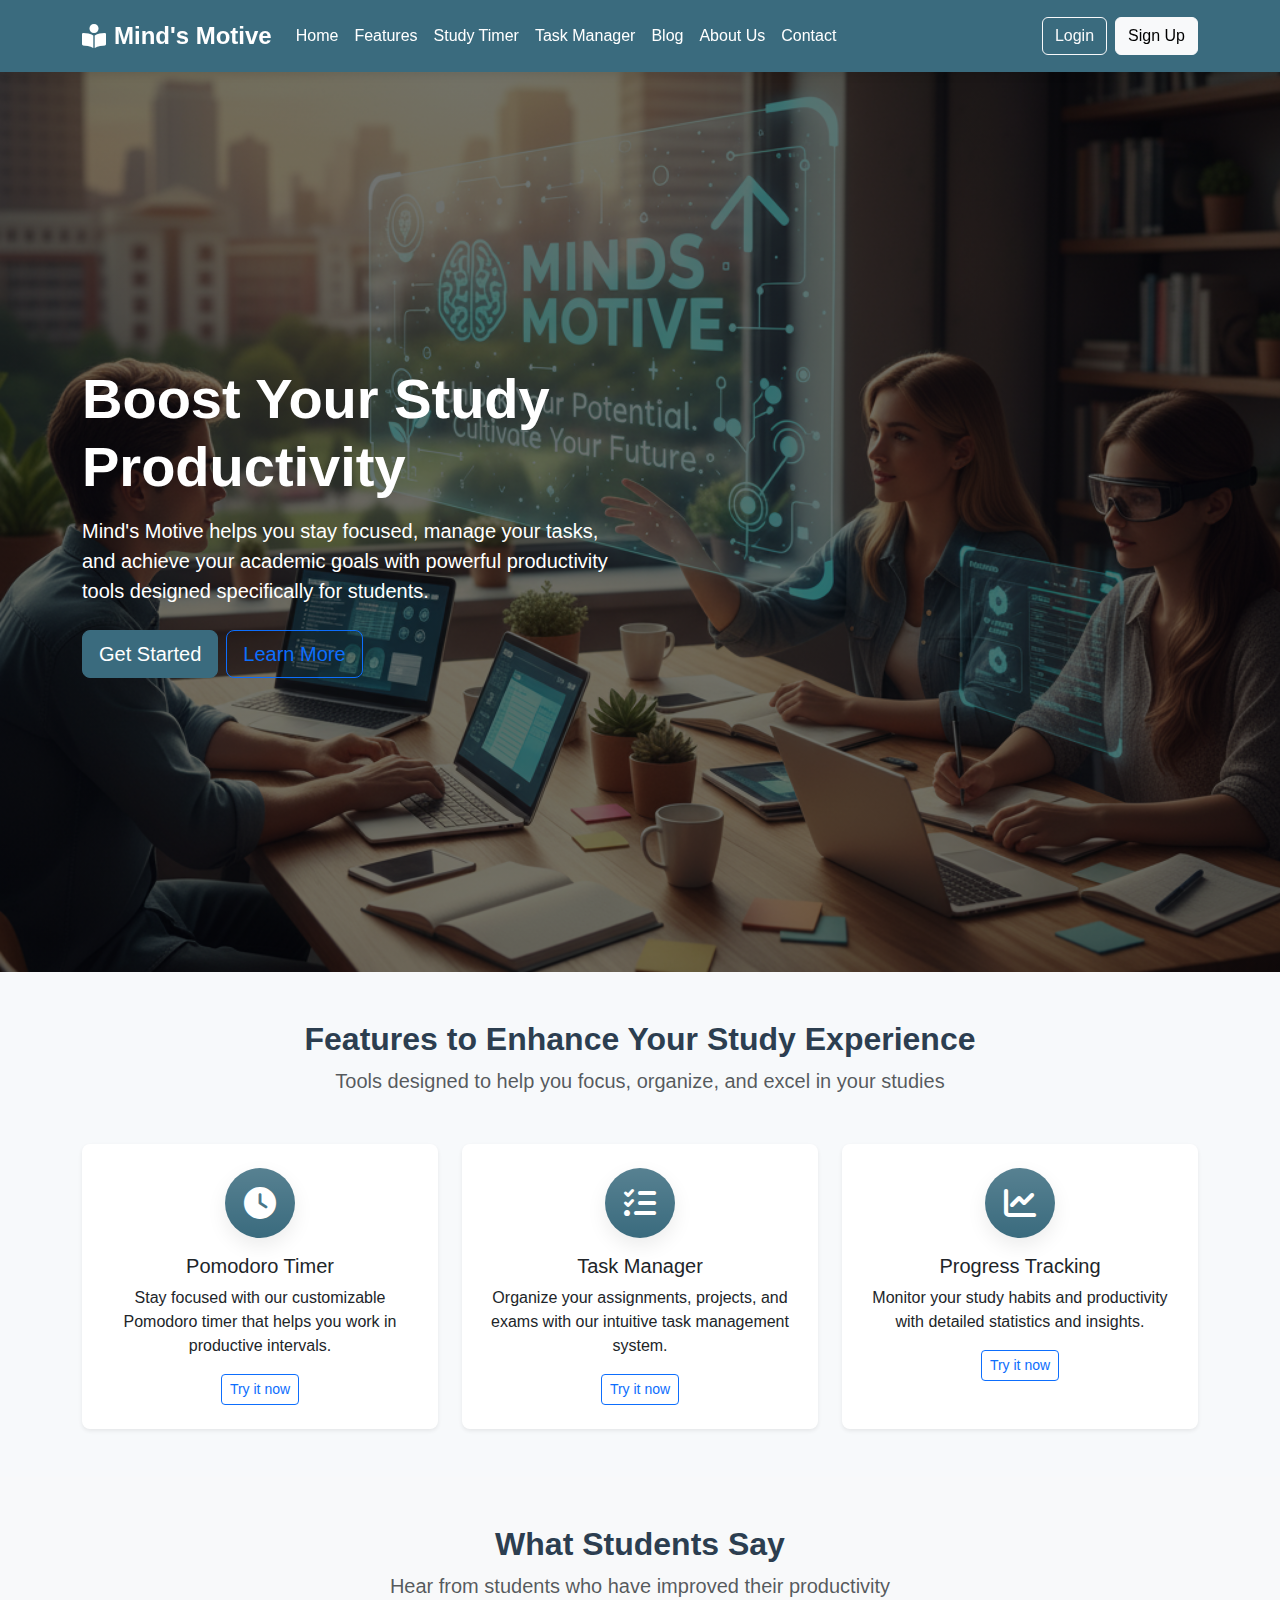
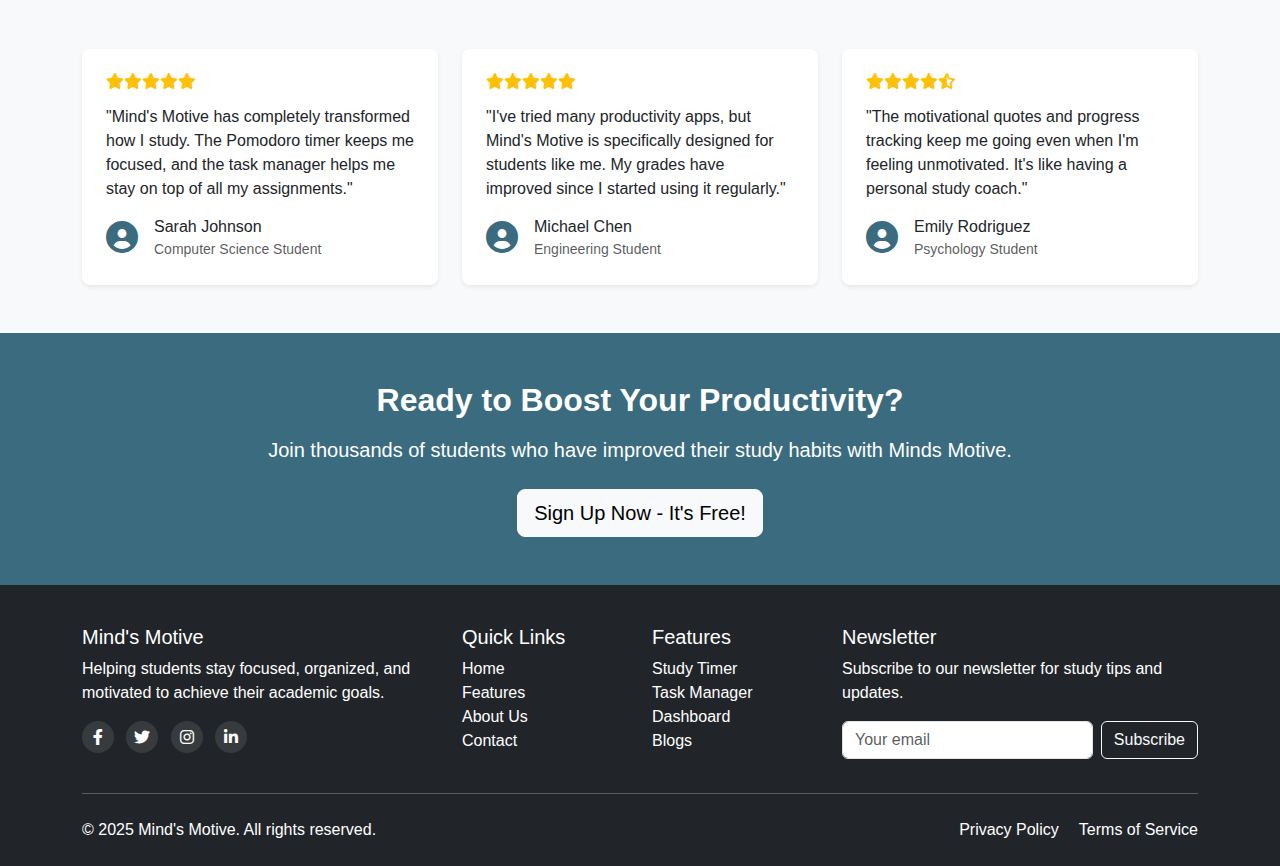
<file: index.html>
<!DOCTYPE html>
<html lang="en">
<head>
    <meta charset="UTF-8">
    <meta name="viewport" content="width=device-width, initial-scale=1.0">
    <title>Mind's Motive | Student Productivity Platform</title>
    <link href="https://cdn.jsdelivr.net/npm/bootstrap@5.3.0/dist/css/bootstrap.min.css" rel="stylesheet">
    <link rel="stylesheet" href="https://cdnjs.cloudflare.com/ajax/libs/font-awesome/6.0.0/css/all.min.css">
    <link rel="stylesheet" href="css/style.css">
    <link rel="stylesheet" href="css/responsive.css">
</head>
<body>
    <!-- Navigation Bar -->
     <nav class="navbar navbar-expand-lg navbar-dark bg-primary sticky-top" style="font-family: 'Lucida Sans', 'Lucida Sans Regular', 'Lucida Grande', 'Lucida Sans Unicode', Geneva, Verdana, sans-serif;">
        <div class="container">
            <a class="navbar-brand" href="index.html">
                <i class="fas fa-book-reader me-2"></i>Mind's Motive
            </a>
            <button class="navbar-toggler" type="button" data-bs-toggle="collapse" data-bs-target="#navbarNav">
                <span class="navbar-toggler-icon"></span>
            </button>
            <div class="collapse navbar-collapse" id="navbarNav">
                <ul class="navbar-nav me-auto">
                    <li class="nav-item"> 
                        <a class="nav-link" href="index.html">Home</a>
                    </li>
                    <li class="nav-item">
                        <a class="nav-link" href="features.html">Features</a>
                    </li>
                    <li class="nav-item">
                        <a class="nav-link" href="timer.html">Study Timer</a>
                    </li>
                    <li class="nav-item">
                        <a class="nav-link" href="tasks.html">Task Manager</a>
                    </li>
                    <li class="nav-item">
                        <a class="nav-link" href="blog.html">Blog</a>
                    </li>
                    <li class="nav-item">
                        <a class="nav-link" href="about.html">About Us</a>
                    </li>
                    <li class="nav-item">
                        <a class="nav-link" href="contact.html">Contact</a>
                    </li>
                </ul>
                <div class="d-flex auth-buttons">
                    <a href="login.html" class="btn btn-outline-light me-2" id="loginBtn">Login</a>
                    <a href="signup.html" class="btn btn-light" id="signupBtn">Sign Up</a>
                    <div class="dropdown d-none" id="userDropdown">
                        <button class="btn btn-light dropdown-toggle" type="button" id="userMenuButton" data-bs-toggle="dropdown">
                            <i class="fas fa-user-circle me-1"></i><span id="username">User</span>
                        </button>
                        <ul class="dropdown-menu dropdown-menu-end">
                            <li><a class="dropdown-item" href="dashboard.html">Dashboard</a></li>
                            <li><a class="dropdown-item" href="profile.html">Profile</a></li>
                            <li><hr class="dropdown-divider"></li>
                            <li><a class="dropdown-item" href="#" id="logoutBtn">Logout</a></li>
                        </ul>
                    </div>
                </div>
            </div>
        </div>
    </nav>  

    <!-- Hero Section -->
    <header class="hero-section py-5 text-white min-vh-100 d-flex align-items-center" style="background: linear-gradient(rgba(0, 0, 0, 0.55), rgba(0, 0, 0, 0.55)), url(assests/Gemini_Generated_Image_sbh01vsbh01vsbh0.png) center/cover no-repeat;">
        <div class="container">
            <div class="row align-items-center">
                <div class="col-lg-8 col-xl-6" style="font-family:'Trebuchet MS', 'Lucida Sans Unicode', 'Lucida Grande', 'Lucida Sans', Arial, sans-serif">
                    <h1 class="display-4 fw-bold mb-3">Boost Your Study Productivity</h1>
                    <p class="lead mb-4">Mind's Motive helps you stay focused, manage your tasks, and achieve your academic goals with powerful productivity tools designed specifically for students.</p>
                    <div class="d-flex flex-wrap gap-2">
                        <a href="signup.html" class="btn btn-primary btn-lg">Get Started</a>
                        <a href="features.html" class="btn btn-outline-primary btn-lg">Learn More</a>
                    </div>
                </div>
            </div>
        </div>
    </header>

    <!-- Features Section -->
    <section class="py-5">
        <div class="container">
            <div class="text-center mb-5">
                <h2 class="fw-bold">Features to Enhance Your Study Experience</h2>
                <p class="lead text-muted">Tools designed to help you focus, organize, and excel in your studies</p>
            </div>
            <div class="row g-4">
                <div class="col-md-4">
                    <div class="card h-100 border-0 shadow-sm">
                        <div class="card-body text-center p-4">
                            <div class="feature-icon bg-primary bg-gradient text-white mb-3">
                                <i class="fas fa-clock fa-2x"></i>
                            </div>
                            <h3 class="card-title h5">Pomodoro Timer</h3>
                            <p class="card-text">Stay focused with our customizable Pomodoro timer that helps you work in productive intervals.</p>
                            <a href="timer.html" class="btn btn-sm btn-outline-primary">Try it now</a>
                        </div>
                    </div>
                </div>
                <div class="col-md-4">
                    <div class="card h-100 border-0 shadow-sm">
                        <div class="card-body text-center p-4">
                            <div class="feature-icon bg-primary bg-gradient text-white mb-3">
                                <i class="fas fa-tasks fa-2x"></i>
                            </div>
                            <h3 class="card-title h5">Task Manager</h3>
                            <p class="card-text">Organize your assignments, projects, and exams with our intuitive task management system.</p>
                            <a href="tasks.html" class="btn btn-sm btn-outline-primary">Try it now</a>
                        </div>
                    </div>
                </div>
                <div class="col-md-4">
                    <div class="card h-100 border-0 shadow-sm">
                        <div class="card-body text-center p-4">
                            <div class="feature-icon bg-primary bg-gradient text-white mb-3">
                                <i class="fas fa-chart-line fa-2x"></i>
                            </div>
                            <h3 class="card-title h5">Progress Tracking</h3>
                            <p class="card-text">Monitor your study habits and productivity with detailed statistics and insights.</p>
                            <a href="dashboard.html" class="btn btn-sm btn-outline-primary">Try it now</a>
                        </div>
                    </div>
                </div>
            </div>
        </div>
    </section>

    <!-- Testimonials Section -->
    <section class="py-5 bg-light">
        <div class="container">
            <div class="text-center mb-5">
                <h2 class="fw-bold">What Students Say</h2>
                <p class="lead text-muted">Hear from students who have improved their productivity</p>
            </div>
            <div class="row g-4">
                <div class="col-md-4">
                    <div class="card h-100 border-0 shadow-sm">
                        <div class="card-body p-4">
                            <div class="d-flex mb-3">
                                <i class="fas fa-star text-warning"></i>
                                <i class="fas fa-star text-warning"></i>
                                <i class="fas fa-star text-warning"></i>
                                <i class="fas fa-star text-warning"></i>
                                <i class="fas fa-star text-warning"></i>
                            </div>
                            <p class="card-text">"Mind's Motive has completely transformed how I study. The Pomodoro timer keeps me focused, and the task manager helps me stay on top of all my assignments."</p>
                            <div class="d-flex align-items-center">
                                <div class="avatar me-3">
                                    <i class="fas fa-user-circle fa-2x text-primary"></i>
                                </div>
                                <div>
                                    <h6 class="mb-0">Sarah Johnson</h6>
                                    <small class="text-muted">Computer Science Student</small>
                                </div>
                            </div>
                        </div>
                    </div>
                </div>
                <div class="col-md-4">
                    <div class="card h-100 border-0 shadow-sm">
                        <div class="card-body p-4">
                            <div class="d-flex mb-3">
                                <i class="fas fa-star text-warning"></i>
                                <i class="fas fa-star text-warning"></i>
                                <i class="fas fa-star text-warning"></i>
                                <i class="fas fa-star text-warning"></i>
                                <i class="fas fa-star text-warning"></i>
                            </div>
                            <p class="card-text">"I've tried many productivity apps, but Mind's Motive is specifically designed for students like me. My grades have improved since I started using it regularly."</p>
                            <div class="d-flex align-items-center">
                                <div class="avatar me-3">
                                    <i class="fas fa-user-circle fa-2x text-primary"></i>
                                </div>
                                <div>
                                    <h6 class="mb-0">Michael Chen</h6>
                                    <small class="text-muted">Engineering Student</small>
                                </div>
                            </div>
                        </div>
                    </div>
                </div>
                <div class="col-md-4">
                    <div class="card h-100 border-0 shadow-sm">
                        <div class="card-body p-4">
                            <div class="d-flex mb-3">
                                <i class="fas fa-star text-warning"></i>
                                <i class="fas fa-star text-warning"></i>
                                <i class="fas fa-star text-warning"></i>
                                <i class="fas fa-star text-warning"></i>
                                <i class="fas fa-star-half-alt text-warning"></i>
                            </div>
                            <p class="card-text">"The motivational quotes and progress tracking keep me going even when I'm feeling unmotivated. It's like having a personal study coach."</p>
                            <div class="d-flex align-items-center">
                                <div class="avatar me-3">
                                    <i class="fas fa-user-circle fa-2x text-primary"></i>
                                </div>
                                <div>
                                    <h6 class="mb-0">Emily Rodriguez</h6>
                                    <small class="text-muted">Psychology Student</small>
                                </div>
                            </div>
                        </div>
                    </div>
                </div>
            </div>
        </div>
    </section>

    <!-- Call to Action -->
    <section class="py-5 bg-primary text-white">
        <div class="container text-center">
            <h2 class="fw-bold mb-3">Ready to Boost Your Productivity?</h2>
            <p class="lead mb-4">Join thousands of students who have improved their study habits with Minds Motive.</p>
            <a href="signup.html" class="btn btn-light btn-lg">Sign Up Now - It's Free!</a>
        </div>
    </section>

    <!-- Footer -->
    <footer class="py-4 bg-dark text-white" style="font-family: 'Lucida Sans', 'Lucida Sans Regular', 'Lucida Grande', 'Lucida Sans Unicode', Geneva, Verdana, sans-serif;">
        <div class="container">
            <div class="row">
                <div class="col-lg-4 mb-4 mb-lg-0">
                    <h5>Mind's Motive</h5>
                    <p>Helping students stay focused, organized, and motivated to achieve their academic goals.</p>
                    <div class="social-icons">
                        <a href="#" class="text-white me-2"><i class="fab fa-facebook-f"></i></a>
                        <a href="#" class="text-white me-2"><i class="fab fa-twitter"></i></a>
                        <a href="#" class="text-white me-2"><i class="fab fa-instagram"></i></a>
                        <a href="#" class="text-white"><i class="fab fa-linkedin-in"></i></a>
                    </div>
                </div>
                <div class="col-lg-2 col-md-4 mb-4 mb-md-0">
                    <h5>Quick Links</h5>
                    <ul class="list-unstyled">
                        <li><a href="index.html" class="text-white">Home</a></li>
                        <li><a href="features.html" class="text-white">Features</a></li>
                        <li><a href="about.html" class="text-white">About Us</a></li>
                        <li><a href="contact.html" class="text-white">Contact</a></li>
                    </ul>
                </div>
                <div class="col-lg-2 col-md-4 mb-4 mb-md-0">
                    <h5>Features</h5>
                    <ul class="list-unstyled">
                        <li><a href="timer.html" class="text-white">Study Timer</a></li>
                        <li><a href="tasks.html" class="text-white">Task Manager</a></li>
                        <li><a href="dashboard.html" class="text-white">Dashboard</a></li>
                        <li><a href="blog.html" class="text-white">Blogs</a></li>
                    </ul>
                </div>
                <div class="col-lg-4 col-md-4">
                    <h5>Newsletter</h5>
                    <p>Subscribe to our newsletter for study tips and updates.</p>
                    <form class="d-flex">
                        <input type="email" class="form-control me-2" placeholder="Your email">
                        <button type="submit" class="btn btn-outline-light">Subscribe</button>
                    </form>
                </div>
            </div>
            <hr class="my-4">
            <div class="row">
                <div class="col-md-6 text-center text-md-start">
                    <p class="mb-0">&copy; 2025 Mind's Motive. All rights reserved.</p>
                </div>
                <div class="col-md-6 text-center text-md-end">
                    <a href="#" class="text-white me-3">Privacy Policy</a>
                    <a href="#" class="text-white">Terms of Service</a>
                </div>
            </div>
        </div>
    </footer>   

    <!-- Scripts -->
    <script src="https://cdn.jsdelivr.net/npm/bootstrap@5.3.0/dist/js/bootstrap.bundle.min.js" defer></script>
    <script src="js/auth.js" defer></script>
    <script src="js/quotes.js" defer></script>
    <script src="js/common.js" defer></script>
    <script src="js/main.js" defer></script>
</body>
</html>
</file>
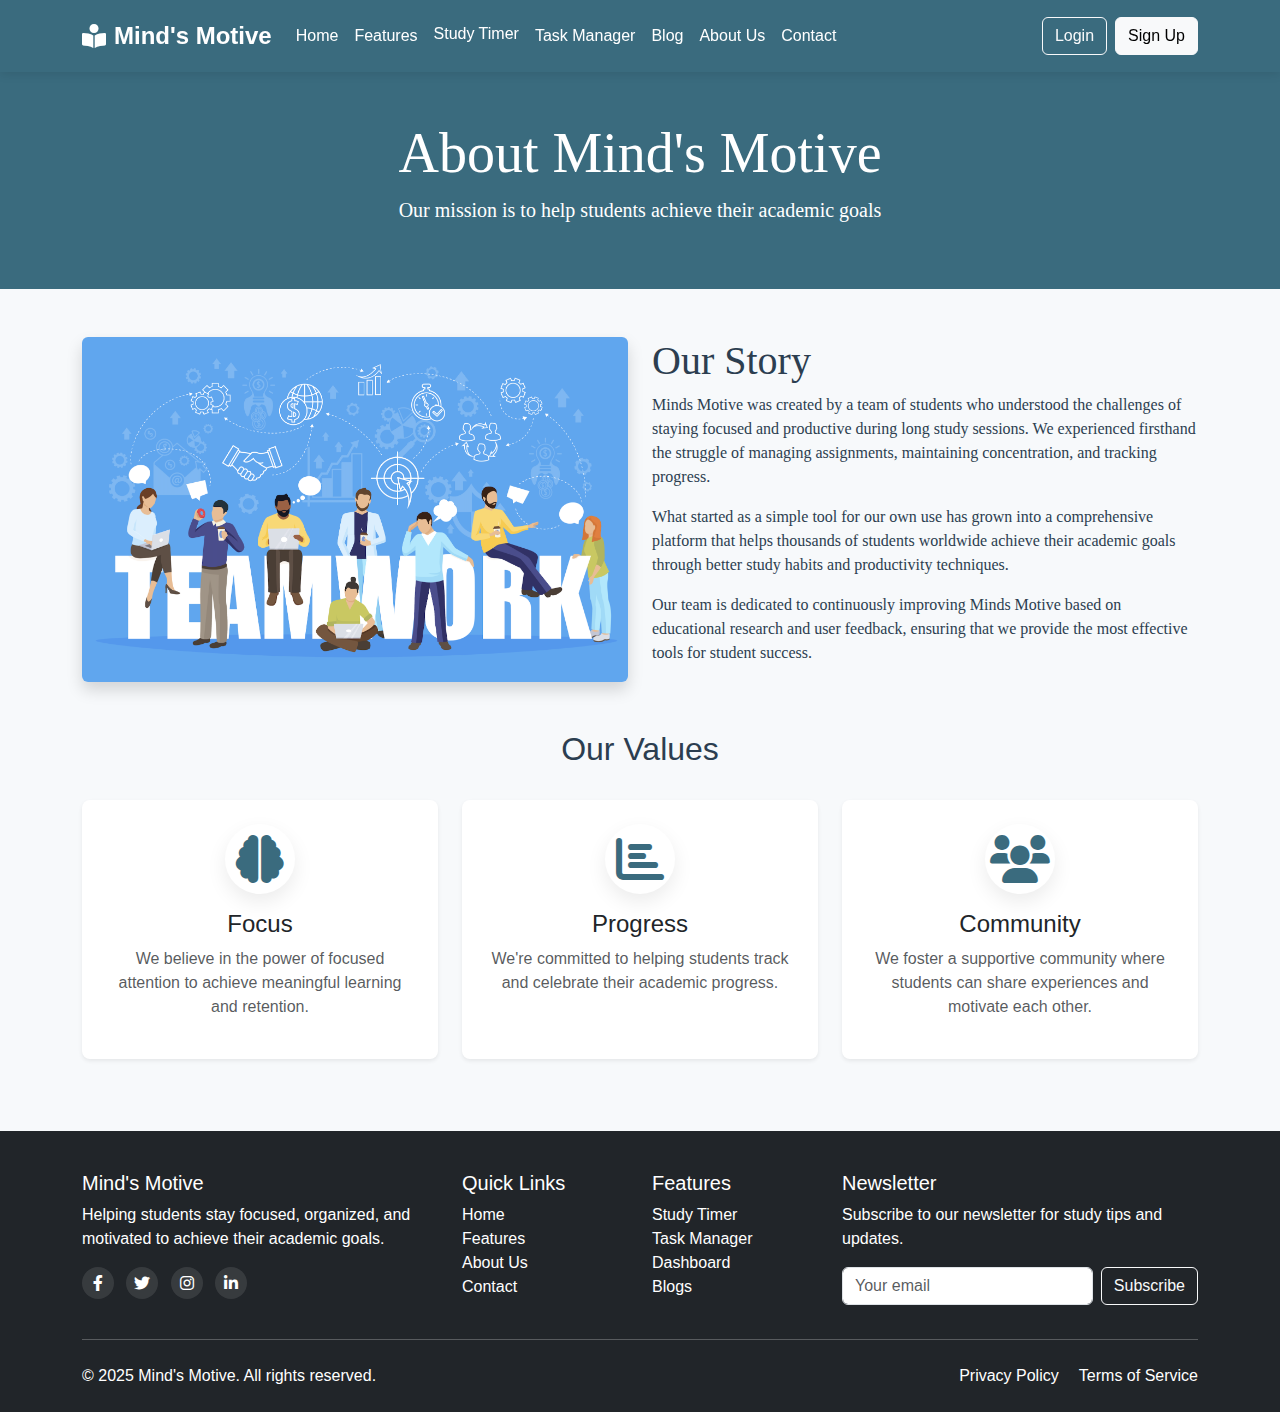
<file: about.html>
<!DOCTYPE html>
<html lang="en">
<head>
    <meta charset="UTF-8">
    <meta name="viewport" content="width=device-width, initial-scale=1.0">
    <title>About Us | Mind's Motive</title>
    <link href="https://cdn.jsdelivr.net/npm/bootstrap@5.3.0/dist/css/bootstrap.min.css" rel="stylesheet">
    <link rel="stylesheet" href="https://cdnjs.cloudflare.com/ajax/libs/font-awesome/6.0.0/css/all.min.css">
    <link rel="stylesheet" href="css/style.css">
    <link rel="stylesheet" href="css/responsive.css">
</head>
<body>
     <!-- Navigation Bar -->
        <nav class="navbar navbar-expand-lg navbar-dark bg-primary sticky-top" style="font-family: 'Lucida Sans', 'Lucida Sans Regular', 'Lucida Grande', 'Lucida Sans Unicode', Geneva, Verdana, sans-serif;">
            <div class="container">
                <a class="navbar-brand" href="index.html">
                    <i class="fas fa-book-reader me-2"></i>Mind's Motive
                </a>
                <button class="navbar-toggler" type="button" data-bs-toggle="collapse" data-bs-target="#navbarNav">
                    <span class="navbar-toggler-icon"></span>
                </button>
                <div class="collapse navbar-collapse" id="navbarNav">
                    <ul class="navbar-nav me-auto">
                        <li class="nav-item">
                            <a class="nav-link" href="index.html">Home</a>
                        </li>
                        <li class="nav-item">
                            <a class="nav-link" href="features.html">Features</a>
                        </li>
                        <li class="nav-item">
                            <a class="nav-link active" href="timer.html">Study Timer</a>
                        </li>
                        <li class="nav-item">
                            <a class="nav-link" href="tasks.html">Task Manager</a>
                        </li>
                        <li class="nav-item">
                            <a class="nav-link" href="blog.html">Blog</a>
                        </li>
                        <li class="nav-item">
                            <a class="nav-link" href="about.html">About Us</a>
                        </li>
                        <li class="nav-item">
                            <a class="nav-link" href="contact.html">Contact</a>
                        </li>
                    </ul>
                    <div class="d-flex auth-buttons">
                        <a href="login.html" class="btn btn-outline-light me-2" id="loginBtn">Login</a>
                        <a href="signup.html" class="btn btn-light" id="signupBtn">Sign Up</a>
                        <div class="dropdown d-none" id="userDropdown">
                            <button class="btn btn-light dropdown-toggle" type="button" id="userMenuButton" data-bs-toggle="dropdown">
                                <i class="fas fa-user-circle me-1"></i><span id="username">User</span>
                            </button>
                            <ul class="dropdown-menu dropdown-menu-end">
                                <li><a class="dropdown-item" href="dashboard.html">Dashboard</a></li>
                                <li><a class="dropdown-item" href="profile.html">Profile</a></li>
                                <li><hr class="dropdown-divider"></li>
                                <li><a class="dropdown-item" href="#" id="logoutBtn">Logout</a></li>
                            </ul>
                        </div>
                    </div>
                </div>
            </div>
        </nav>
        
    <!-- Header -->
    <header class="bg-primary text-white text-center py-5">
        <div class="container" style="font-family: Georgia, 'Times New Roman', Times, serif;">
            <h1 class="display-4">About Mind's Motive</h1>
            <p class="lead">Our mission is to help students achieve their academic goals</p>
        </div>
    </header>

    <!-- About Section -->
    <section class="py-5">
        <div class="container">
            <div class="row align-items-center mb-5">
                <div class="col-lg-6 mb-4 mb-lg-0">
                    <img src="assests/teamwork.png" alt="Team of students" class="img-fluid rounded shadow">
                </div>
                <div class="col-lg-6" style="font-family:'Times New Roman', Times, serif;">
                    <h1>Our Story</h1>
                    <p>Minds Motive was created by a team of students who understood the challenges of staying focused and productive during long study sessions. We experienced firsthand the struggle of managing assignments, maintaining concentration, and tracking progress.</p>
                    <p>What started as a simple tool for our own use has grown into a comprehensive platform that helps thousands of students worldwide achieve their academic goals through better study habits and productivity techniques.</p>
                    <p>Our team is dedicated to continuously improving Minds Motive based on educational research and user feedback, ensuring that we provide the most effective tools for student success.</p>
                </div>
            </div>
            
            <div class="row mt-5">
                <div class="col-12 text-center mb-4">
                    <h2>Our Values</h2>
                </div>
                <div class="col-md-4 mb-4">
                    <div class="card h-100 border-0 shadow-sm">
                        <div class="card-body text-center p-4">
                            <div class="feature-icon mb-3 text-primary">
                                <i class="fas fa-brain fa-3x"></i>
                            </div>
                            <h4>Focus</h4>
                            <p class="text-muted">We believe in the power of focused attention to achieve meaningful learning and retention.</p>
                        </div>
                    </div>
                </div>
                <div class="col-md-4 mb-4">
                    <div class="card h-100 border-0 shadow-sm">
                        <div class="card-body text-center p-4">
                            <div class="feature-icon mb-3 text-primary">
                                <i class="fas fa-chart-bar fa-3x"></i>
                            </div>
                            <h4>Progress</h4>
                            <p class="text-muted">We're committed to helping students track and celebrate their academic progress.</p>
                        </div>
                    </div>
                </div>
                <div class="col-md-4 mb-4">
                    <div class="card h-100 border-0 shadow-sm">
                        <div class="card-body text-center p-4">
                            <div class="feature-icon mb-3 text-primary">
                                <i class="fas fa-users fa-3x"></i>
                            </div>
                            <h4>Community</h4>
                            <p class="text-muted">We foster a supportive community where students can share experiences and motivate each other.</p>
                        </div>
                    </div>
                </div>
            </div>
        </div>
    </section>
    
    <!-- Footer -->
<footer class="py-4 bg-dark text-white"
        style="font-family: 'Lucida Sans', 'Lucida Sans Regular', 'Lucida Grande', 'Lucida Sans Unicode', Geneva, Verdana, sans-serif;">
        <div class="container">
            <div class="row">
                <div class="col-lg-4 mb-4 mb-lg-0">
                    <h5>Mind's Motive</h5>
                    <p>Helping students stay focused, organized, and motivated to achieve their academic goals.</p>
                    <div class="social-icons">
                        <a href="#" class="text-white me-2"><i class="fab fa-facebook-f"></i></a>
                        <a href="#" class="text-white me-2"><i class="fab fa-twitter"></i></a>
                        <a href="#" class="text-white me-2"><i class="fab fa-instagram"></i></a>
                        <a href="#" class="text-white"><i class="fab fa-linkedin-in"></i></a>
                    </div>
                </div>
                <div class="col-lg-2 col-md-4 mb-4 mb-md-0">
                    <h5>Quick Links</h5>
                    <ul class="list-unstyled">
                        <li><a href="index.html" class="text-white">Home</a></li>
                        <li><a href="features.html" class="text-white">Features</a></li>
                        <li><a href="about.html" class="text-white">About Us</a></li>
                        <li><a href="contact.html" class="text-white">Contact</a></li>
                    </ul>
                </div>
                <div class="col-lg-2 col-md-4 mb-4 mb-md-0">
                    <h5>Features</h5>
                    <ul class="list-unstyled">
                        <li><a href="timer.html" class="text-white">Study Timer</a></li>
                        <li><a href="tasks.html" class="text-white">Task Manager</a></li>
                        <li><a href="dashboard.html" class="text-white">Dashboard</a></li>
                        <li><a href="blog.html" class="text-white">Blogs</a></li>
                    </ul>
                </div>
                <div class="col-lg-4 col-md-4">
                    <h5>Newsletter</h5>
                    <p>Subscribe to our newsletter for study tips and updates.</p>
                    <form class="d-flex">
                        <input type="email" class="form-control me-2" placeholder="Your email">
                        <button type="submit" class="btn btn-outline-light">Subscribe</button>
                    </form>
                </div>
            </div>
            <hr class="my-4">
            <div class="row">
                <div class="col-md-6 text-center text-md-start">
                    <p class="mb-0">&copy; 2025 Mind's Motive. All rights reserved.</p>
                </div>
                <div class="col-md-6 text-center text-md-end">
                    <a href="#" class="text-white me-3">Privacy Policy</a>
                    <a href="#" class="text-white">Terms of Service</a>
                </div>
            </div>
        </div>
    </footer>

    <script src="https://cdn.jsdelivr.net/npm/bootstrap@5.3.0/dist/js/bootstrap.bundle.min.js"></script>
    <script src="js/auth.js"></script>
    <script src="js/main.js"></script>
    <script src="js/common.js"></script>
</body>
</html>
</file>
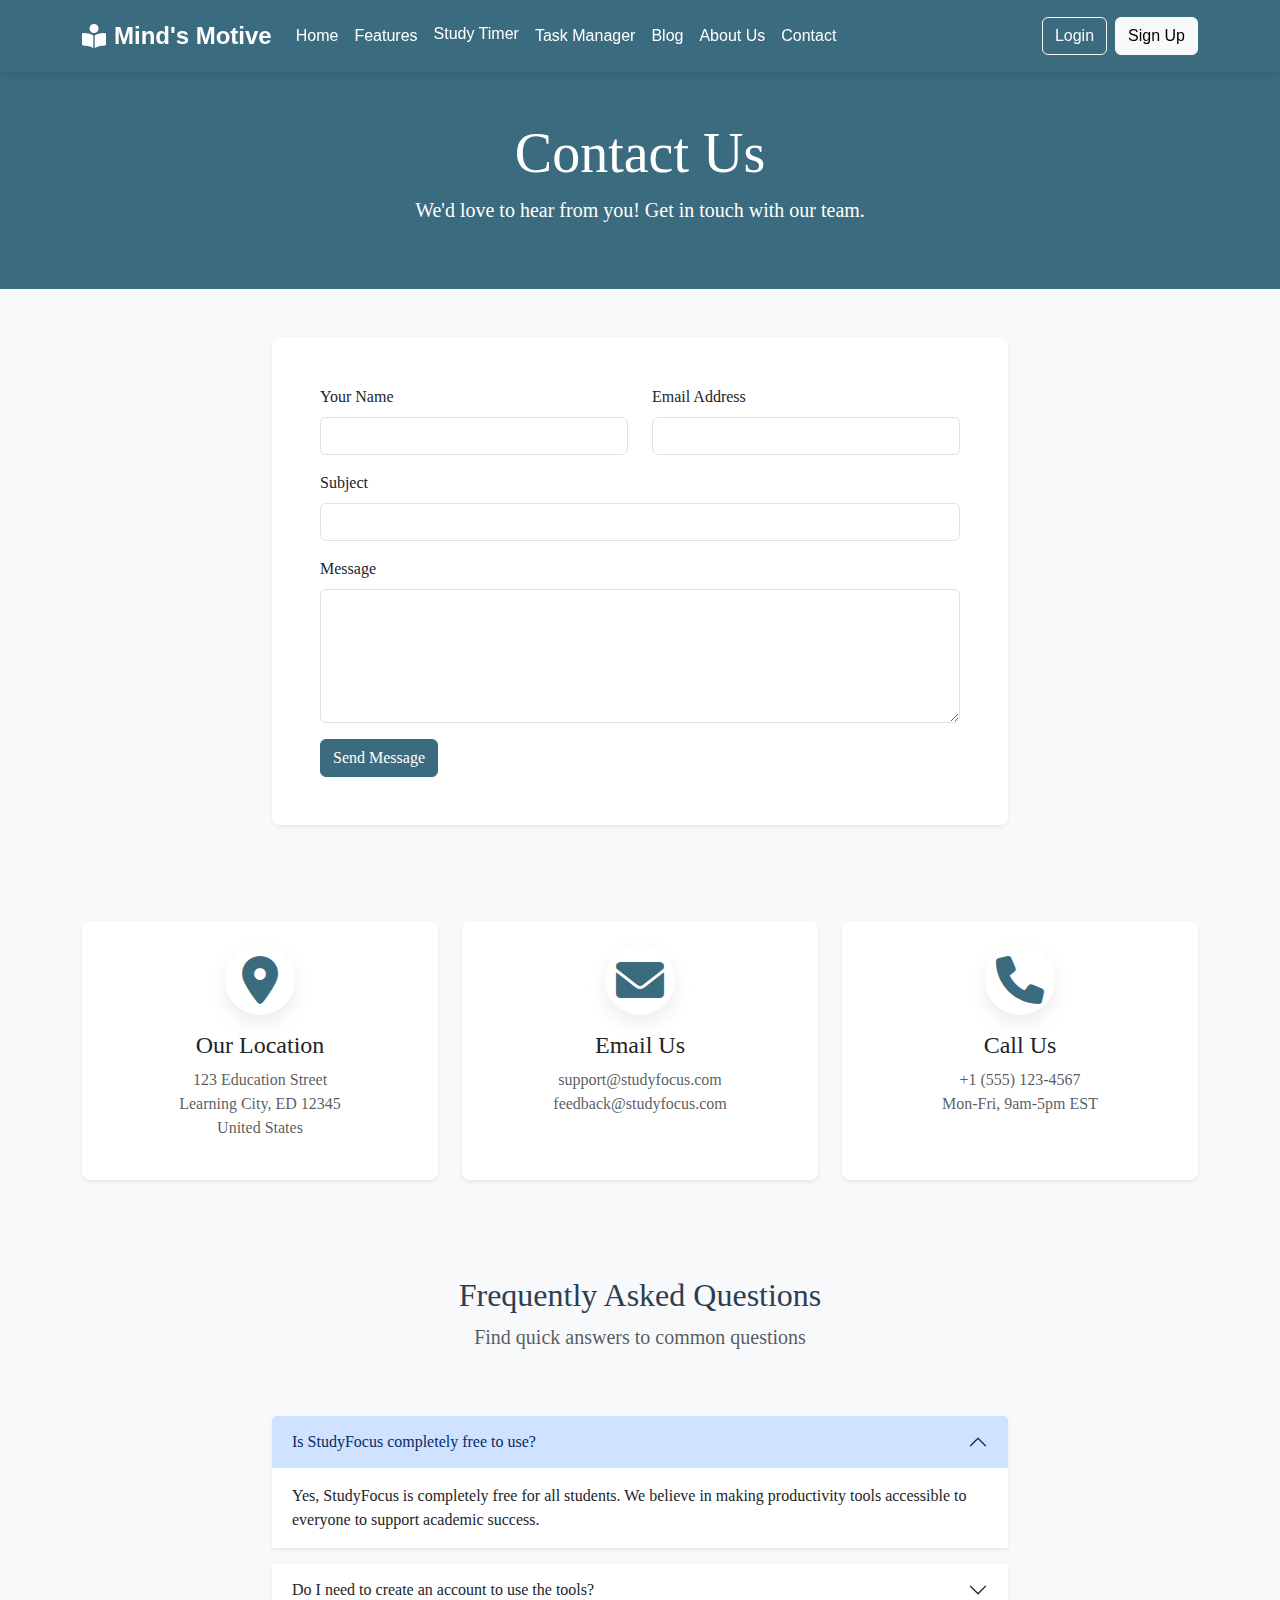
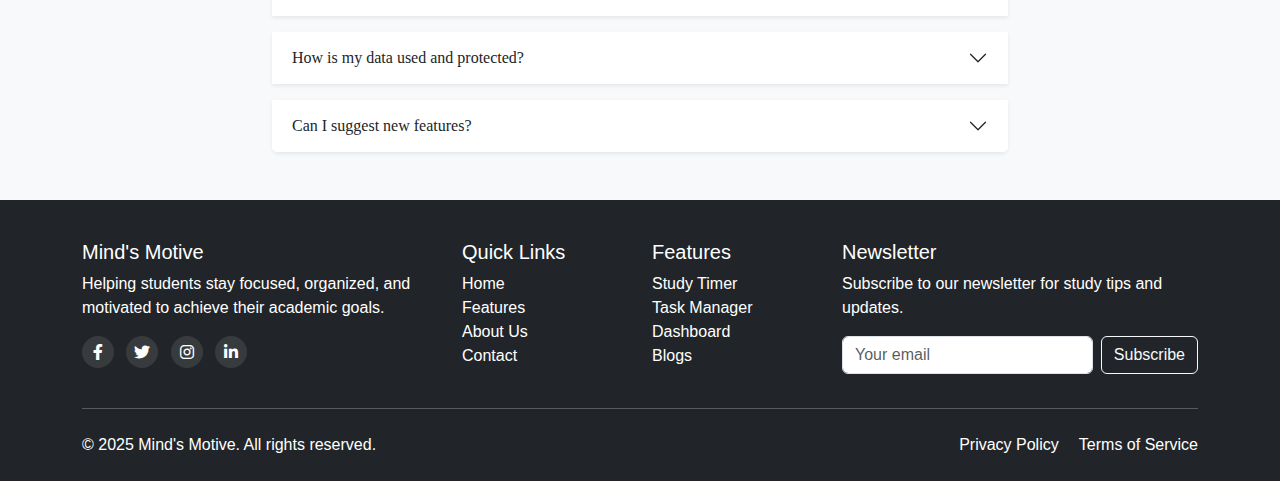
<file: contact.html>
<!DOCTYPE html>
<html lang="en">
<head>
    <meta charset="UTF-8">
    <meta name="viewport" content="width=device-width, initial-scale=1.0">
    <title>Contact Us | Mind's Motive</title>
    <link href="https://cdn.jsdelivr.net/npm/bootstrap@5.3.0/dist/css/bootstrap.min.css" rel="stylesheet">
    <link rel="stylesheet" href="https://cdnjs.cloudflare.com/ajax/libs/font-awesome/6.0.0/css/all.min.css">
    <link rel="stylesheet" href="css/style.css">
    <link rel="stylesheet" href="css/responsive.css">
</head>
<body>
     <!-- Navigation Bar -->
     <nav class="navbar navbar-expand-lg navbar-dark bg-primary sticky-top" style="font-family: 'Lucida Sans', 'Lucida Sans Regular', 'Lucida Grande', 'Lucida Sans Unicode', Geneva, Verdana, sans-serif;">
        <div class="container">
            <a class="navbar-brand" href="index.html">
                <i class="fas fa-book-reader me-2"></i>Mind's Motive
            </a>
            <button class="navbar-toggler" type="button" data-bs-toggle="collapse" data-bs-target="#navbarNav">
                <span class="navbar-toggler-icon"></span>
            </button>
            <div class="collapse navbar-collapse" id="navbarNav">
                <ul class="navbar-nav me-auto">
                    <li class="nav-item">
                        <a class="nav-link" href="index.html">Home</a>
                    </li>
                    <li class="nav-item">
                        <a class="nav-link" href="features.html">Features</a>
                    </li>
                    <li class="nav-item">
                        <a class="nav-link active" href="timer.html">Study Timer</a>
                    </li>
                    <li class="nav-item">
                        <a class="nav-link" href="tasks.html">Task Manager</a>
                    </li>
                    <li class="nav-item">
                        <a class="nav-link" href="blog.html">Blog</a>
                    </li>
                    <li class="nav-item">
                        <a class="nav-link" href="about.html">About Us</a>
                    </li>
                    <li class="nav-item">
                        <a class="nav-link" href="contact.html">Contact</a>
                    </li>
                </ul>
                <div class="d-flex auth-buttons">
                    <a href="login.html" class="btn btn-outline-light me-2" id="loginBtn">Login</a>
                    <a href="signup.html" class="btn btn-light" id="signupBtn">Sign Up</a>
                    <div class="dropdown d-none" id="userDropdown">
                        <button class="btn btn-light dropdown-toggle" type="button" id="userMenuButton" data-bs-toggle="dropdown">
                            <i class="fas fa-user-circle me-1"></i><span id="username">User</span>
                        </button>
                        <ul class="dropdown-menu dropdown-menu-end">
                            <li><a class="dropdown-item" href="dashboard.html">Dashboard</a></li>
                            <li><a class="dropdown-item" href="profile.html">Profile</a></li>
                            <li><hr class="dropdown-divider"></li>
                            <li><a class="dropdown-item" href="#" id="logoutBtn">Logout</a></li>
                        </ul>
                    </div>
                </div>
            </div>
        </div>
    </nav>

    <!-- Header -->
    <header class="bg-primary text-white text-center py-5" style="font-family: Georgia, 'Times New Roman', Times, serif;">
        <div class="container">
            <h1 class="display-4">Contact Us</h1>
            <p class="lead">We'd love to hear from you! Get in touch with our team.</p>
        </div>
    </header>

    <!-- Contact Section -->
    <section class="py-5" style="font-family: 'Times New Roman', Times, serif;">
        <div class="container">
            <div class="row">
                <div class="col-lg-8 mx-auto">
                    <div class="card border-0 shadow-sm">
                        <div class="card-body p-5">
                            <form id="contactForm">
                                <div class="row">
                                    <div class="col-md-6 mb-3">
                                        <label for="name" class="form-label">Your Name</label>
                                        <input type="text" class="form-control" id="name" required>
                                    </div>
                                    <div class="col-md-6 mb-3">
                                        <label for="email" class="form-label">Email Address</label>
                                        <input type="email" class="form-control" id="email" required>
                                    </div>
                                </div>
                                <div class="mb-3">
                                    <label for="subject" class="form-label">Subject</label>
                                    <input type="text" class="form-control" id="subject" required>
                                </div>
                                <div class="mb-3">
                                    <label for="message" class="form-label">Message</label>
                                    <textarea class="form-control" id="message" rows="5" required></textarea>
                                </div>
                                <button type="submit" class="btn btn-primary">Send Message</button>
                            </form>
                        </div>
                    </div>
                </div>
            </div>
        </div>
    </section>

    <!-- Contact Info -->
    <section class="py-5 bg-light" style="font-family: 'Times New Roman', Times, serif;">
        <div class="container">
            <div class="row">
                <div class="col-md-4 mb-4 mb-md-0">
                    <div class="card h-100 border-0 shadow-sm">
                        <div class="card-body text-center p-4">
                            <div class="feature-icon mb-3 text-primary">
                                <i class="fas fa-map-marker-alt fa-3x"></i>
                            </div>
                            <h4>Our Location</h4>
                            <p class="text-muted">123 Education Street<br>Learning City, ED 12345<br>United States</p>
                        </div>
                    </div>
                </div>
                <div class="col-md-4 mb-4 mb-md-0">
                    <div class="card h-100 border-0 shadow-sm">
                        <div class="card-body text-center p-4">
                            <div class="feature-icon mb-3 text-primary">
                                <i class="fas fa-envelope fa-3x"></i>
                            </div>
                            <h4>Email Us</h4>
                            <p class="text-muted">support@studyfocus.com<br>feedback@studyfocus.com</p>
                        </div>
                    </div>
                </div>
                <div class="col-md-4">
                    <div class="card h-100 border-0 shadow-sm">
                        <div class="card-body text-center p-4">
                            <div class="feature-icon mb-3 text-primary">
                                <i class="fas fa-phone fa-3x"></i>
                            </div>
                            <h4>Call Us</h4>
                            <p class="text-muted">+1 (555) 123-4567<br>Mon-Fri, 9am-5pm EST</p>
                        </div>
                    </div>
                </div>
            </div>
        </div>
    </section>

    <!-- FAQ Section -->
    <section class="py-5" style="font-family: 'Times New Roman', Times, serif;">
        <div class="container">
            <div class="row">
                <div class="col-12 text-center mb-5">
                    <h2>Frequently Asked Questions</h2>
                    <p class="lead text-muted">Find quick answers to common questions</p>
                </div>
            </div>
            
            <div class="row">
                <div class="col-lg-8 mx-auto">
                    <div class="accordion" id="faqAccordion">
                        <div class="accordion-item border-0 mb-3 shadow-sm">
                            <h2 class="accordion-header" id="headingOne">
                                <button class="accordion-button" type="button" data-bs-toggle="collapse" data-bs-target="#collapseOne" aria-expanded="true" aria-controls="collapseOne">
                                    Is StudyFocus completely free to use?
                                </button>
                            </h2>
                            <div id="collapseOne" class="accordion-collapse collapse show" aria-labelledby="headingOne" data-bs-parent="#faqAccordion">
                                <div class="accordion-body">
                                    Yes, StudyFocus is completely free for all students. We believe in making productivity tools accessible to everyone to support academic success.
                                </div>
                            </div>
                        </div>
                        
                        <div class="accordion-item border-0 mb-3 shadow-sm">
                            <h2 class="accordion-header" id="headingTwo">
                                <button class="accordion-button collapsed" type="button" data-bs-toggle="collapse" data-bs-target="#collapseTwo" aria-expanded="false" aria-controls="collapseTwo">
                                    Do I need to create an account to use the tools?
                                </button>
                            </h2>
                            <div id="collapseTwo" class="accordion-collapse collapse" aria-labelledby="headingTwo" data-bs-parent="#faqAccordion">
                                <div class="accordion-body">
                                    While you can use basic features without an account, creating a free account allows you to save your progress, track your productivity over time, and access your tasks from any device.
                                </div>
                            </div>
                        </div>
                        
                        <div class="accordion-item border-0 mb-3 shadow-sm">
                            <h2 class="accordion-header" id="headingThree">
                                <button class="accordion-button collapsed" type="button" data-bs-toggle="collapse" data-bs-target="#collapseThree" aria-expanded="false" aria-controls="collapseThree">
                                    How is my data used and protected?
                                </button>
                            </h2>
                            <div id="collapseThree" class="accordion-collapse collapse" aria-labelledby="headingThree" data-bs-parent="#faqAccordion">
                                <div class="accordion-body">
                                    We take data privacy seriously. Your personal information and study data are securely stored and never shared with third parties. We use your data only to provide and improve our services.
                                </div>
                            </div>
                        </div>
                        
                        <div class="accordion-item border-0 shadow-sm">
                            <h2 class="accordion-header" id="headingFour">
                                <button class="accordion-button collapsed" type="button" data-bs-toggle="collapse" data-bs-target="#collapseFour" aria-expanded="false" aria-controls="collapseFour">
                                    Can I suggest new features?
                                </button>
                            </h2>
                            <div id="collapseFour" class="accordion-collapse collapse" aria-labelledby="headingFour" data-bs-parent="#faqAccordion">
                                <div class="accordion-body">
                                    Absolutely! We love hearing from our users. You can suggest new features or improvements through our contact form or by emailing feedback@studyfocus.com.
                                </div>
                            </div>
                        </div>
                    </div>
                </div>
            </div>
        </div>
    </section>

    <!-- Footer -->
    <footer class="py-4 bg-dark text-white"
        style="font-family: 'Lucida Sans', 'Lucida Sans Regular', 'Lucida Grande', 'Lucida Sans Unicode', Geneva, Verdana, sans-serif;">
        <div class="container">
            <div class="row">
                <div class="col-lg-4 mb-4 mb-lg-0">
                    <h5>Mind's Motive</h5>
                    <p>Helping students stay focused, organized, and motivated to achieve their academic goals.</p>
                    <div class="social-icons">
                        <a href="#" class="text-white me-2"><i class="fab fa-facebook-f"></i></a>
                        <a href="#" class="text-white me-2"><i class="fab fa-twitter"></i></a>
                        <a href="#" class="text-white me-2"><i class="fab fa-instagram"></i></a>
                        <a href="#" class="text-white"><i class="fab fa-linkedin-in"></i></a>
                    </div>
                </div>
                <div class="col-lg-2 col-md-4 mb-4 mb-md-0">
                    <h5>Quick Links</h5>
                    <ul class="list-unstyled">
                        <li><a href="index.html" class="text-white">Home</a></li>
                        <li><a href="features.html" class="text-white">Features</a></li>
                        <li><a href="about.html" class="text-white">About Us</a></li>
                        <li><a href="contact.html" class="text-white">Contact</a></li>
                    </ul>
                </div>
                <div class="col-lg-2 col-md-4 mb-4 mb-md-0">
                    <h5>Features</h5>
                    <ul class="list-unstyled">
                        <li><a href="timer.html" class="text-white">Study Timer</a></li>
                        <li><a href="tasks.html" class="text-white">Task Manager</a></li>
                        <li><a href="dashboard.html" class="text-white">Dashboard</a></li>
                        <li><a href="blog.html" class="text-white">Blogs</a></li>
                    </ul>
                </div>
                <div class="col-lg-4 col-md-4">
                    <h5>Newsletter</h5>
                    <p>Subscribe to our newsletter for study tips and updates.</p>
                    <form class="d-flex">
                        <input type="email" class="form-control me-2" placeholder="Your email">
                        <button type="submit" class="btn btn-outline-light">Subscribe</button>
                    </form>
                </div>
            </div>
            <hr class="my-4">
            <div class="row">
                <div class="col-md-6 text-center text-md-start">
                    <p class="mb-0">&copy; 2025 Mind's Motive. All rights reserved.</p>
                </div>
                <div class="col-md-6 text-center text-md-end">
                    <a href="#" class="text-white me-3">Privacy Policy</a>
                    <a href="#" class="text-white">Terms of Service</a>
                </div>
            </div>
        </div>
    </footer>
    <script src="https://cdn.jsdelivr.net/npm/bootstrap@5.3.0/dist/js/bootstrap.bundle.min.js"></script>
    <script src="js/auth.js"></script>
    <script src="js/main.js"></script>
    <script>
        // Contact form submission
        document.getElementById('contactForm').addEventListener('submit', function(e) {
            e.preventDefault();
            alert('Thank you for your message! We will get back to you soon.');
            this.reset();
        });
    </script>
</body>
</html>
</file>
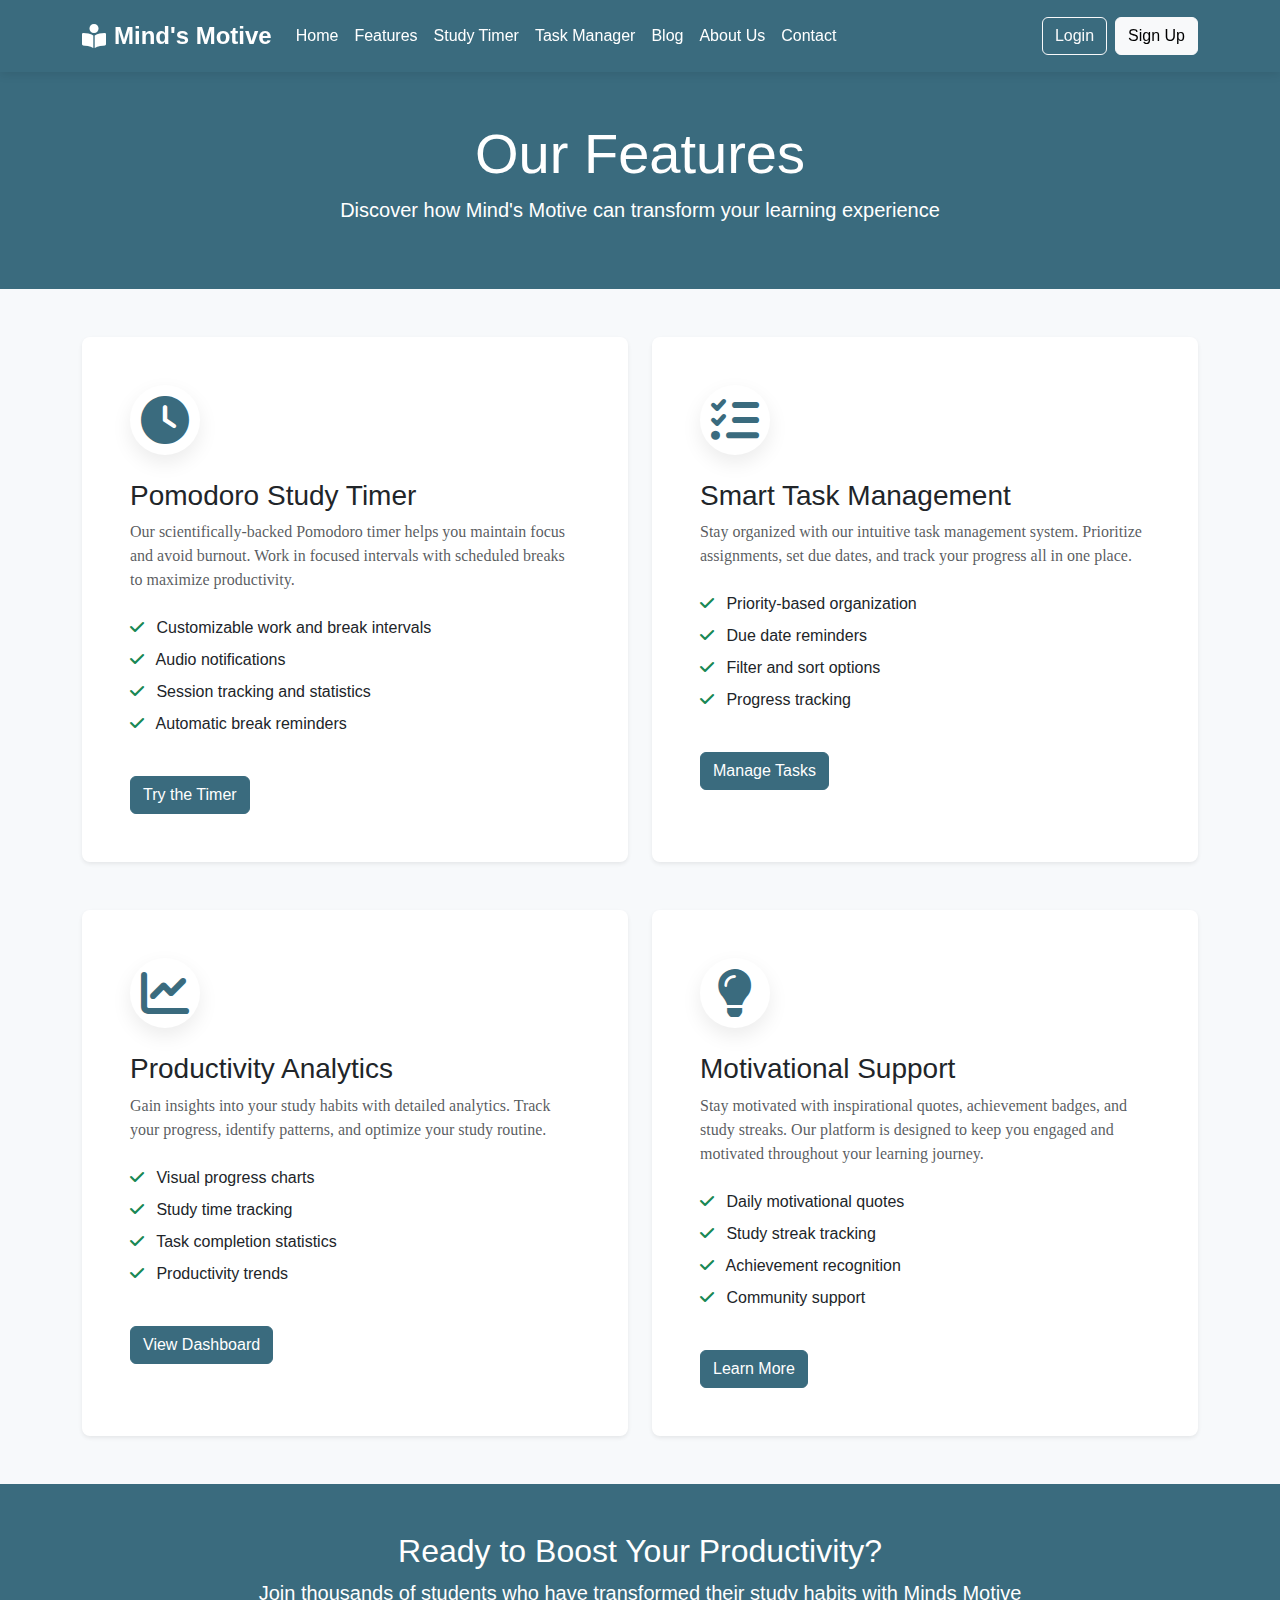
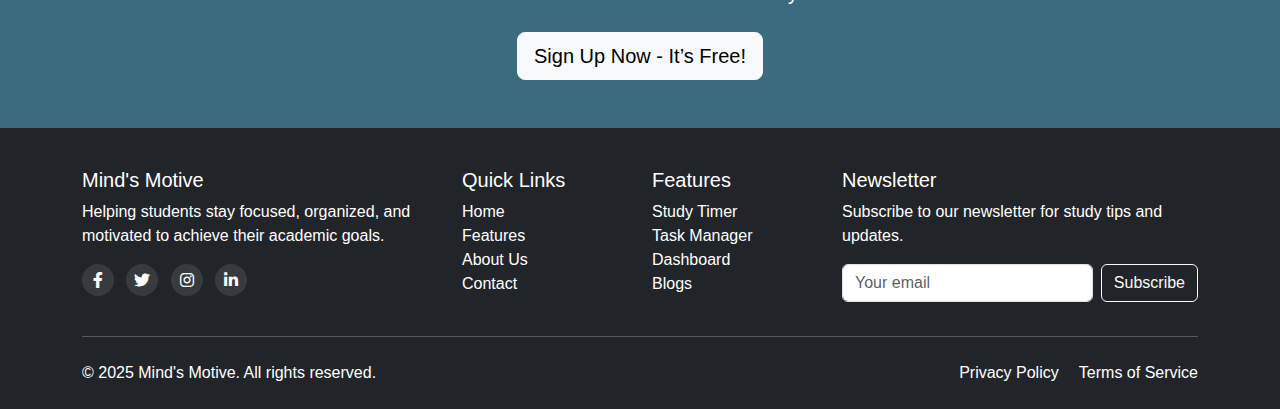
<file: features.html>
<!DOCTYPE html>
<html lang="en">

<head>
    <meta charset="UTF-8">
    <meta name="viewport" content="width=device-width, initial-scale=1.0">
    <title>Features | Mind's Motive</title>
    <link href="https://cdn.jsdelivr.net/npm/bootstrap@5.3.0/dist/css/bootstrap.min.css" rel="stylesheet">
    <link rel="stylesheet" href="https://cdnjs.cloudflare.com/ajax/libs/font-awesome/6.0.0/css/all.min.css">
    <link rel="stylesheet" href="css/style.css">
    <link rel="stylesheet" href="css/responsive.css">
</head>

<body>
    <!-- Navigation Bar -->
    <nav class="navbar navbar-expand-lg navbar-dark bg-primary sticky-top" style="font-family: 'Lucida Sans', 'Lucida Sans Regular', 'Lucida Grande', 'Lucida Sans Unicode', Geneva, Verdana, sans-serif;">
        <div class="container">
            <a class="navbar-brand" href="index.html">
                <i class="fas fa-book-reader me-2"></i>Mind's Motive
            </a>
            <button class="navbar-toggler" type="button" data-bs-toggle="collapse" data-bs-target="#navbarNav">
                <span class="navbar-toggler-icon"></span>
            </button>
            <div class="collapse navbar-collapse" id="navbarNav">
                <ul class="navbar-nav me-auto">
                    <li class="nav-item">
                        <a class="nav-link" href="index.html">Home</a>
                    </li>
                    <li class="nav-item">
                        <a class="nav-link" href="features.html">Features</a>
                    </li>
                    <li class="nav-item">
                        <a class="nav-link" href="timer.html">Study Timer</a>
                    </li>
                    <li class="nav-item">
                        <a class="nav-link" href="tasks.html">Task Manager</a>
                    </li>
                    <li class="nav-item">
                        <a class="nav-link" href="blog.html">Blog</a>
                    </li>
                    <li class="nav-item">
                        <a class="nav-link" href="about.html">About Us</a>
                    </li>
                    <li class="nav-item">
                        <a class="nav-link" href="contact.html">Contact</a>
                    </li>
                </ul>
                <div class="d-flex auth-buttons">
                    <a href="login.html" class="btn btn-outline-light me-2" id="loginBtn">Login</a>
                    <a href="signup.html" class="btn btn-light" id="signupBtn">Sign Up</a>
                    <div class="dropdown d-none" id="userDropdown">
                        <button class="btn btn-light dropdown-toggle" type="button" id="userMenuButton"
                            data-bs-toggle="dropdown">
                            <i class="fas fa-user-circle me-1"></i><span id="username">User</span>
                        </button>
                        <ul class="dropdown-menu dropdown-menu-end">
                            <li><a class="dropdown-item" href="dashboard.html">Dashboard</a></li>
                            <li><a class="dropdown-item" href="profile.html">Profile</a></li>
                            <li>
                                <hr class="dropdown-divider">
                            </li>
                            <li><a class="dropdown-item" href="#" id="logoutBtn">Logout</a></li>
                        </ul>
                    </div>
                </div>
            </div>
        </div>
    </nav>

    <!-- Header -->
    <header class="bg-primary text-white text-center py-5">
        <div class="container">
            <h1 class="display-4">Our Features</h1>
            <p class="lead">Discover how Mind's Motive can transform your learning experience</p>
        </div>
    </header>

    <!-- Features Section -->
    <section class="py-5">
        <div class="container">
            <div class="row mb-5">
                <div class="col-lg-6 mb-4 mb-lg-0">
                    <div class="card h-100 border-0 shadow-sm">
                        <div class="card-body p-5">
                            <div class="feature-icon mb-4 text-primary">
                                <i class="fas fa-clock fa-3x"></i>
                            </div>
                            <h3>Pomodoro Study Timer</h3>
                            <p class="text-muted" style="font-family:'Times New Roman', Times, serif;">Our scientifically-backed Pomodoro timer helps you maintain focus and
                                avoid burnout. Work in focused intervals with scheduled breaks to maximize productivity.
                            </p>
                            <ul class="list-unstyled mt-4">
                                <li class="mb-2"><i class="fas fa-check text-success me-2" ></i> Customizable work and
                                    break intervals</li>
                                <li class="mb-2"><i class="fas fa-check text-success me-2"></i> Audio notifications</li>
                                <li class="mb-2"><i class="fas fa-check text-success me-2"></i> Session tracking and
                                    statistics</li>
                                <li><i class="fas fa-check text-success me-2"></i> Automatic break reminders</li>
                            </ul>
                            <a href="timer.html" class="btn btn-primary mt-4">Try the Timer</a>
                        </div>
                    </div>
                </div>
                <div class="col-lg-6">
                    <div class="card h-100 border-0 shadow-sm">
                        <div class="card-body p-5">
                            <div class="feature-icon mb-4 text-primary">
                                <i class="fas fa-tasks fa-3x"></i>
                            </div>
                            <h3>Smart Task Management</h3>
                            <p class="text-muted" style="font-family: 'Times New Roman', Times, serif;">Stay organized with our intuitive task management system. Prioritize
                                assignments, set due dates, and track your progress all in one place.</p>
                            <ul class="list-unstyled mt-4">
                                <li class="mb-2"><i class="fas fa-check text-success me-2"></i> Priority-based
                                    organization</li>
                                <li class="mb-2"><i class="fas fa-check text-success me-2"></i> Due date reminders</li>
                                <li class="mb-2"><i class="fas fa-check text-success me-2"></i> Filter and sort options
                                </li>
                                <li><i class="fas fa-check text-success me-2"></i> Progress tracking</li>
                            </ul>
                            <a href="tasks.html" class="btn btn-primary mt-4">Manage Tasks</a>
                        </div>
                    </div>
                </div>
            </div>

            <div class="row">
                <div class="col-lg-6 mb-4 mb-lg-0">
                    <div class="card h-100 border-0 shadow-sm">
                        <div class="card-body p-5">
                            <div class="feature-icon mb-4 text-primary">
                                <i class="fas fa-chart-line fa-3x"></i>
                            </div>
                            <h3>Productivity Analytics</h3>
                            <p class="text-muted" style="font-family: 'Times New Roman', Times, serif;">Gain insights into your study habits with detailed analytics. Track
                                your progress, identify patterns, and optimize your study routine.</p>
                            <ul class="list-unstyled mt-4">
                                <li class="mb-2"><i class="fas fa-check text-success me-2"></i> Visual progress charts
                                </li>
                                <li class="mb-2"><i class="fas fa-check text-success me-2"></i> Study time tracking</li>
                                <li class="mb-2"><i class="fas fa-check text-success me-2"></i> Task completion
                                    statistics</li>
                                <li><i class="fas fa-check text-success me-2"></i> Productivity trends</li>
                            </ul>
                            <a href="dashboard.html" class="btn btn-primary mt-4">View Dashboard</a>
                        </div>
                    </div>
                </div>
                <div class="col-lg-6">
                    <div class="card h-100 border-0 shadow-sm">
                        <div class="card-body p-5">
                            <div class="feature-icon mb-4 text-primary">
                                <i class="fas fa-lightbulb fa-3x"></i>
                            </div>
                            <h3>Motivational Support</h3>
                            <p class="text-muted" style="font-family: 'Times New Roman', Times, serif;">Stay motivated with inspirational quotes, achievement badges, and
                                study streaks. Our platform is designed to keep you engaged and motivated throughout
                                your learning journey.</p>
                            <ul class="list-unstyled mt-4">
                                <li class="mb-2"><i class="fas fa-check text-success me-2"></i> Daily motivational
                                    quotes</li>
                                <li class="mb-2"><i class="fas fa-check text-success me-2"></i> Study streak tracking
                                </li>
                                <li class="mb-2"><i class="fas fa-check text-success me-2"></i> Achievement recognition
                                </li>
                                <li><i class="fas fa-check text-success me-2"></i> Community support</li>
                            </ul>
                            <a href="blog.html" class="btn btn-primary mt-4">Learn More</a>
                        </div>
                    </div>
                </div>
            </div>
        </div>
    </section>

    <!-- Call to Action -->
    <section class="bg-primary text-white text-center py-5">
        <div class="container">
            <h2>Ready to Boost Your Productivity?</h2>
            <p class="lead mb-4">Join thousands of students who have transformed their study habits with Minds Motive
            </p>
            <a href="signup.html" class="btn btn-light btn-lg">Sign Up Now - It’s Free!</a>
        </div>
    </section>

    <!-- Footer -->
    <footer class="py-4 bg-dark text-white"
        style="font-family: 'Lucida Sans', 'Lucida Sans Regular', 'Lucida Grande', 'Lucida Sans Unicode', Geneva, Verdana, sans-serif;">
        <div class="container">
            <div class="row">
                <div class="col-lg-4 mb-4 mb-lg-0">
                    <h5>Mind's Motive</h5>
                    <p>Helping students stay focused, organized, and motivated to achieve their academic goals.</p>
                    <div class="social-icons">
                        <a href="#" class="text-white me-2"><i class="fab fa-facebook-f"></i></a>
                        <a href="#" class="text-white me-2"><i class="fab fa-twitter"></i></a>
                        <a href="#" class="text-white me-2"><i class="fab fa-instagram"></i></a>
                        <a href="#" class="text-white"><i class="fab fa-linkedin-in"></i></a>
                    </div>
                </div>
                <div class="col-lg-2 col-md-4 mb-4 mb-md-0">
                    <h5>Quick Links</h5>
                    <ul class="list-unstyled">
                        <li><a href="index.html" class="text-white">Home</a></li>
                        <li><a href="features.html" class="text-white">Features</a></li>
                        <li><a href="about.html" class="text-white">About Us</a></li>
                        <li><a href="contact.html" class="text-white">Contact</a></li>
                    </ul>
                </div>
                <div class="col-lg-2 col-md-4 mb-4 mb-md-0">
                    <h5>Features</h5>
                    <ul class="list-unstyled">
                        <li><a href="timer.html" class="text-white">Study Timer</a></li>
                        <li><a href="tasks.html" class="text-white">Task Manager</a></li>
                        <li><a href="dashboard.html" class="text-white">Dashboard</a></li>
                        <li><a href="blog.html" class="text-white">Blogs</a></li>
                    </ul>
                </div>
                <div class="col-lg-4 col-md-4">
                    <h5>Newsletter</h5>
                    <p>Subscribe to our newsletter for study tips and updates.</p>
                    <form class="d-flex">
                        <input type="email" class="form-control me-2" placeholder="Your email">
                        <button type="submit" class="btn btn-outline-light">Subscribe</button>
                    </form>
                </div>
            </div>
            <hr class="my-4">
            <div class="row">
                <div class="col-md-6 text-center text-md-start">
                    <p class="mb-0">&copy; 2025 Mind's Motive. All rights reserved.</p>
                </div>
                <div class="col-md-6 text-center text-md-end">
                    <a href="#" class="text-white me-3">Privacy Policy</a>
                    <a href="#" class="text-white">Terms of Service</a>
                </div>
            </div>
        </div>
    </footer>
    <script src="https://cdn.jsdelivr.net/npm/bootstrap@5.3.0/dist/js/bootstrap.bundle.min.js" defer></script>
    <script src="js/auth.js" defer></script>
    <script src="js/main.js" defer></script>
</body>

</html>
</file>
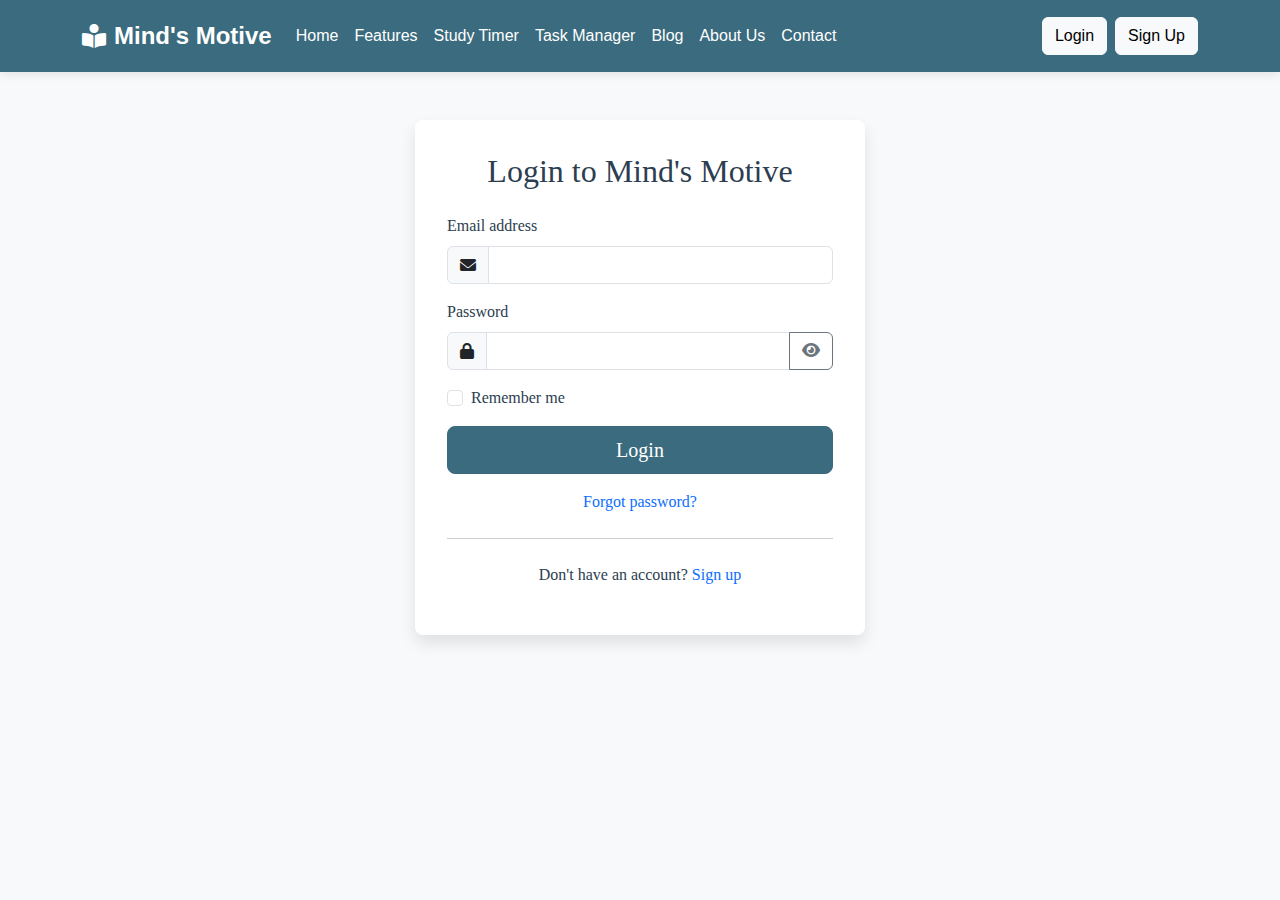
<file: login.html>
<!DOCTYPE html>
<html lang="en">
<head>
    <meta charset="UTF-8">
    <meta name="viewport" content="width=device-width, initial-scale=1.0">
    <title>Login | Mind's Motive</title>
    <link href="https://cdn.jsdelivr.net/npm/bootstrap@5.3.0/dist/css/bootstrap.min.css" rel="stylesheet">
    <link rel="stylesheet" href="https://cdnjs.cloudflare.com/ajax/libs/font-awesome/6.0.0/css/all.min.css">
    <link rel="stylesheet" href="css/style.css">
    <link rel="stylesheet" href="css/responsive.css">
</head>
<body>
    <!-- Navigation Bar -->
    <nav class="navbar navbar-expand-lg navbar-dark bg-primary sticky-top" style="font-family: 'Lucida Sans', 'Lucida Sans Regular', 'Lucida Grande', 'Lucida Sans Unicode', Geneva, Verdana, sans-serif;">
        <div class="container">
            <a class="navbar-brand" href="index.html">
                <i class="fas fa-book-reader me-2"></i>Mind's Motive
            </a>
            <button class="navbar-toggler" type="button" data-bs-toggle="collapse" data-bs-target="#navbarNav">
                <span class="navbar-toggler-icon"></span>
            </button>
            <div class="collapse navbar-collapse" id="navbarNav">
                <ul class="navbar-nav me-auto">
                    <li class="nav-item">
                        <a class="nav-link" href="index.html">Home</a>
                    </li>
                    <li class="nav-item">
                        <a class="nav-link" href="features.html">Features</a>
                    </li>
                    <li class="nav-item">
                        <a class="nav-link" href="timer.html">Study Timer</a>
                    </li>
                    <li class="nav-item">
                        <a class="nav-link" href="tasks.html">Task Manager</a>
                    </li>
                    <li class="nav-item">
                        <a class="nav-link" href="blog.html">Blog</a>
                    </li>
                    <li class="nav-item">
                        <a class="nav-link" href="about.html">About Us</a>
                    </li>
                    <li class="nav-item">
                        <a class="nav-link" href="contact.html">Contact</a>
                    </li>
                </ul>
                <div class="d-flex auth-buttons">
                    <a href="login.html" class="btn btn-outline-light me-2 active">Login</a>
                    <a href="signup.html" class="btn btn-light">Sign Up</a>
                </div>
            </div>
        </div>
    </nav>

    <!-- Login Form -->
    <section class="py-5">
        <div class="container">
            <div class="auth-form-container">
                <div class="auth-form" style="font-family:'Times New Roman', Times, serif;">
                    <h2 class="text-center mb-4">Login to Mind's Motive</h2>
                    <div class="alert alert-danger d-none" id="loginErrorMsg" role="alert"></div>
                    <form id="loginForm">
                        <div class="mb-3">
                            <label for="loginEmail" class="form-label">Email address</label>
                            <div class="input-group">
                                <span class="input-group-text"><i class="fas fa-envelope"></i></span>
                                <input type="email" class="form-control" id="loginEmail" required>
                            </div>
                        </div>
                        <div class="mb-3">
                            <label for="loginPassword" class="form-label">Password</label>
                            <div class="input-group">
                                <span class="input-group-text"><i class="fas fa-lock"></i></span>
                                <input type="password" class="form-control" id="loginPassword" required>
                                <button class="btn btn-outline-secondary" type="button" id="togglePassword">
                                    <i class="fas fa-eye"></i>
                                </button>
                            </div>
                        </div>
                        <div class="mb-3 form-check">
                            <input type="checkbox" class="form-check-input" id="rememberMe">
                            <label class="form-check-label" for="rememberMe">Remember me</label>
                        </div>
                        <div class="d-grid">
                            <button type="submit" class="btn btn-primary btn-lg">Login</button>
                        </div>
                    </form>
                    <div class="text-center mt-3">
                        <a href="#" class="text-decoration-none">Forgot password?</a>
                    </div>
                    <hr class="my-4">
                    <div class="text-center">
                        <p>Don't have an account? <a href="signup.html" class="text-decoration-none">Sign up</a></p>
                    </div>
                </div>
            </div>
        </div>
    </section>
    <!-- Scripts -->
    <script src="https://cdn.jsdelivr.net/npm/bootstrap@5.3.0/dist/js/bootstrap.bundle.min.js" defer></script>
    <script src="js/auth.js" defer></script>
    <script src="js/common.js" defer></script>
    <script>
        // Toggle password visibility
        document.getElementById('togglePassword').addEventListener('click', function() {
            const passwordInput = document.getElementById('loginPassword');
            const icon = this.querySelector('i');
            
            if (passwordInput.type === 'password') {
                passwordInput.type = 'text';
                icon.classList.remove('fa-eye');
                icon.classList.add('fa-eye-slash');
            } else {
                passwordInput.type = 'password';
                icon.classList.remove('fa-eye-slash');
                icon.classList.add('fa-eye');
            }
        });
    </script>
</body>
</html>
</file>
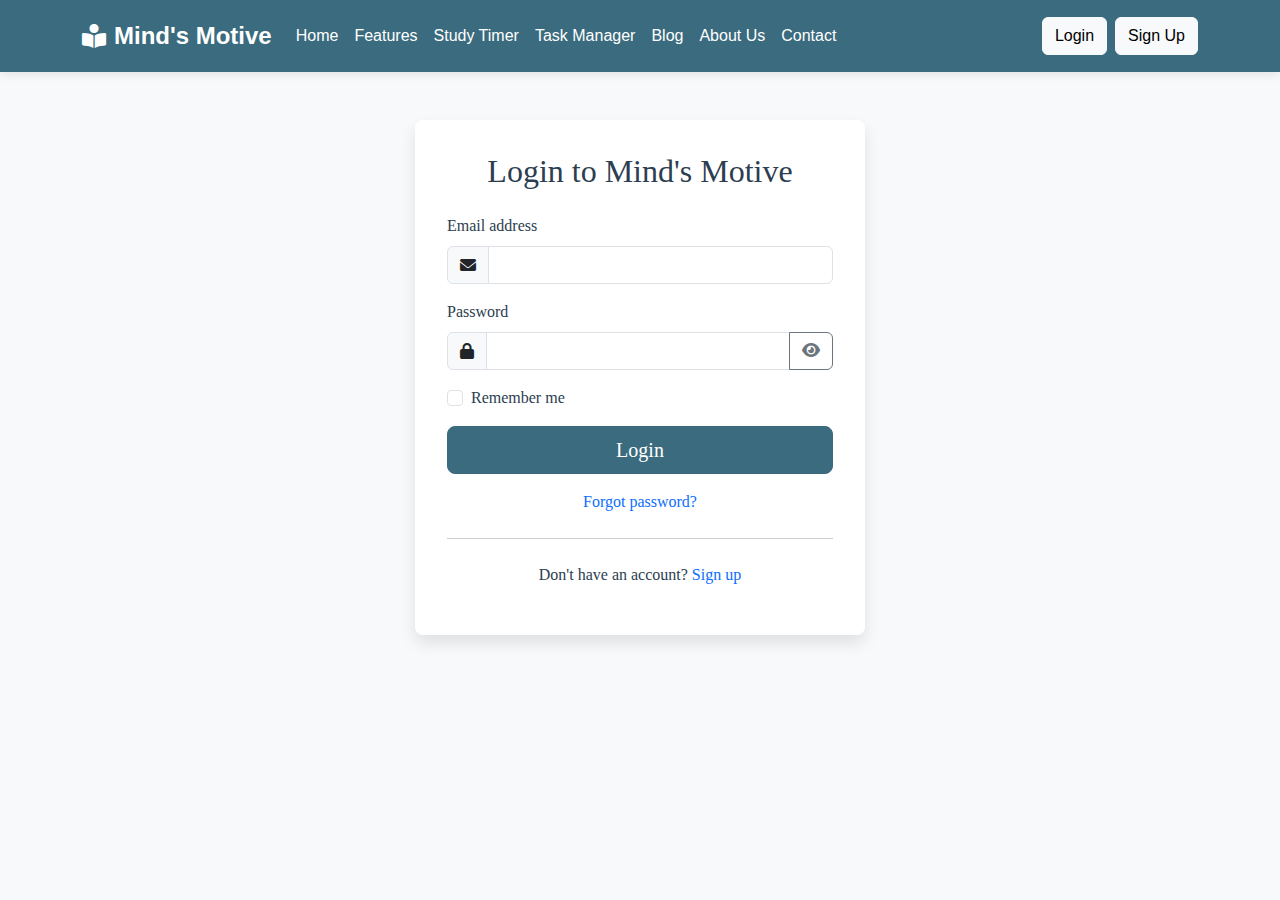
<file: profile.html>
<!DOCTYPE html>
<html lang="en">
<head>
    <meta charset="UTF-8">
    <meta name="viewport" content="width=device-width, initial-scale=1.0">
    <title>Profile | Mind's Motive</title>
    
    <!-- Bootstrap CSS -->
    <link href="https://cdn.jsdelivr.net/npm/bootstrap@5.3.0/dist/css/bootstrap.min.css" rel="stylesheet">
    <!-- Font Awesome -->
    <link rel="stylesheet" href="https://cdnjs.cloudflare.com/ajax/libs/font-awesome/6.4.0/css/all.min.css">
    <!-- Google Fonts -->
    <link href="https://fonts.googleapis.com/css2?family=Poppins:wght@300;400;500;600;700&display=swap" rel="stylesheet">
    
    <style>
        :root {
            --primary-color: #3a6b7e;
            --secondary-color: #8db38b;
            --accent-color: #f2d0a4;
            --dark-color: #1d3557;
            --light-color: #f7f9fb;
            --danger-color: #d88c9a;
            --success-color: #8db38b;
            --body-bg: #f7f9fb;
            --text-color: #2c3e50;
        }

        body {
            font-family: 'Poppins', sans-serif;
            background-color: var(--body-bg);
            color: var(--text-color);
            min-height: 100vh;
        }

        /* Navigation Styles */
        .navbar {
            background-color: var(--primary-color) !important;
            box-shadow: 0 2px 10px rgba(0, 0, 0, 0.1);
            padding: 0.8rem 1rem;
            font-family: Arial, Helvetica, sans-serif;
        }

        .navbar-brand {
            font-weight: 700;
            font-size: 1.5rem;
            display: flex;
            align-items: center;
            color: white !important;
        }

        .navbar-brand i {
            margin-right: 10px;
        }

        .navbar-nav .nav-link {
            color: white !important;
            font-weight: 500;
            padding: 0.5rem 1rem;
            transition: all 0.3s ease;
        }

        .navbar-nav .nav-link:hover,
        .navbar-nav .nav-link.active {
            color: var(--accent-color) !important;
            transform: translateY(-2px);
        }

        /* Profile Container */
        .profile-container {
            max-width: 1200px;
            margin: 2rem auto;
            padding: 0 1rem;
        }

        .profile-header {
            background: linear-gradient(135deg, var(--primary-color) 0%, var(--dark-color) 100%);
            color: white;
            border-radius: 1rem;
            padding: 2rem;
            margin-bottom: 2rem;
            box-shadow: 0 10px 30px rgba(0, 0, 0, 0.1);
        }

        .profile-avatar {
            width: 120px;
            height: 120px;
            border-radius: 50%;
            background: var(--accent-color);
            display: flex;
            align-items: center;
            justify-content: center;
            font-size: 3rem;
            color: var(--dark-color);
            margin: 0 auto 1rem;
            border: 4px solid white;
            box-shadow: 0 5px 15px rgba(0, 0, 0, 0.2);
        }

        .profile-name {
            font-size: 2rem;
            font-weight: 600;
            margin-bottom: 0.5rem;
        }

        .profile-email {
            font-size: 1.1rem;
            opacity: 0.9;
        }

        .profile-stats {
            display: grid;
            grid-template-columns: repeat(auto-fit, minmax(200px, 1fr));
            gap: 1.5rem;
            margin-bottom: 2rem;
        }

        .stat-card {
            background: white;
            padding: 1.5rem;
            border-radius: 1rem;
            box-shadow: 0 5px 15px rgba(0, 0, 0, 0.08);
            border-left: 4px solid var(--primary-color);
            transition: transform 0.3s ease;
        }

        .stat-card:hover {
            transform: translateY(-3px);
        }

        .stat-card.success {
            border-left-color: var(--success-color);
        }

        .stat-card.warning {
            border-left-color: var(--accent-color);
        }

        .stat-card.danger {
            border-left-color: var(--danger-color);
        }

        .stat-number {
            font-size: 2rem;
            font-weight: 700;
            color: var(--primary-color);
            margin-bottom: 0.5rem;
        }

        .stat-label {
            color: #6c757d;
            font-size: 0.9rem;
            text-transform: uppercase;
            letter-spacing: 0.5px;
        }

        .profile-section {
            background: white;
            border-radius: 1rem;
            padding: 2rem;
            margin-bottom: 2rem;
            box-shadow: 0 5px 15px rgba(0, 0, 0, 0.08);
        }

        .section-title {
            font-size: 1.5rem;
            font-weight: 600;
            margin-bottom: 1.5rem;
            color: var(--primary-color);
            display: flex;
            align-items: center;
        }

        .section-title i {
            margin-right: 0.5rem;
        }

        .form-group {
            margin-bottom: 1.5rem;
        }

        .form-label {
            font-weight: 500;
            color: var(--text-color);
            margin-bottom: 0.5rem;
        }

        .form-control {
            border: 2px solid #e9ecef;
            border-radius: 0.5rem;
            padding: 0.75rem 1rem;
            font-size: 1rem;
            transition: border-color 0.3s ease;
        }

        .form-control:focus {
            border-color: var(--primary-color);
            box-shadow: 0 0 0 0.2rem rgba(58, 107, 126, 0.25);
        }

        .btn {
            padding: 0.75rem 1.5rem;
            border-radius: 0.5rem;
            font-weight: 500;
            transition: all 0.3s ease;
            border: none;
            cursor: pointer;
        }

        .btn-primary {
            background-color: var(--primary-color);
            color: white;
        }

        .btn-primary:hover {
            background-color: var(--dark-color);
            transform: translateY(-2px);
        }

        .btn-secondary {
            background-color: var(--secondary-color);
            color: white;
        }

        .btn-danger {
            background-color: var(--danger-color);
            color: white;
        }

        .btn-outline {
            background-color: transparent;
            border: 2px solid var(--primary-color);
            color: var(--primary-color);
        }

        .btn-outline:hover {
            background-color: var(--primary-color);
            color: white;
        }

        .achievement-grid {
            display: grid;
            grid-template-columns: repeat(auto-fill, minmax(150px, 1fr));
            gap: 1rem;
        }

        .achievement-item {
            background: var(--light-color);
            border-radius: 0.75rem;
            padding: 1.5rem 1rem;
            text-align: center;
            transition: transform 0.3s ease;
            border: 2px solid transparent;
        }

        .achievement-item:hover {
            transform: translateY(-3px);
            border-color: var(--primary-color);
        }

        .achievement-item.unlocked {
            background: linear-gradient(135deg, var(--success-color), var(--secondary-color));
            color: white;
        }

        .achievement-icon {
            font-size: 2.5rem;
            margin-bottom: 0.5rem;
        }

        .achievement-name {
            font-size: 0.9rem;
            font-weight: 500;
            margin-bottom: 0.25rem;
        }

        .achievement-desc {
            font-size: 0.8rem;
            opacity: 0.8;
        }

        .recent-activity {
            max-height: 300px;
            overflow-y: auto;
        }

        .activity-item {
            display: flex;
            align-items: center;
            padding: 1rem;
            border-bottom: 1px solid #e9ecef;
            transition: background-color 0.3s ease;
        }

        .activity-item:hover {
            background-color: var(--light-color);
        }

        .activity-icon {
            width: 40px;
            height: 40px;
            border-radius: 50%;
            background: var(--primary-color);
            color: white;
            display: flex;
            align-items: center;
            justify-content: center;
            margin-right: 1rem;
            font-size: 1.2rem;
        }

        .activity-content {
            flex: 1;
        }

        .activity-title {
            font-weight: 500;
            margin-bottom: 0.25rem;
        }

        .activity-time {
            font-size: 0.8rem;
            color: #6c757d;
        }

        .alert {
            border-radius: 0.5rem;
            border: none;
            padding: 1rem;
            margin-bottom: 1rem;
        }

        .alert-success {
            background-color: rgba(141, 179, 139, 0.1);
            color: var(--success-color);
            border-left: 4px solid var(--success-color);
        }

        .alert-danger {
            background-color: rgba(216, 140, 154, 0.1);
            color: var(--danger-color);
            border-left: 4px solid var(--danger-color);
        }

        @media (max-width: 768px) {
            .profile-header {
                padding: 1.5rem;
            }

            .profile-stats {
                grid-template-columns: 1fr;
            }

            .achievement-grid {
                grid-template-columns: repeat(auto-fill, minmax(120px, 1fr));
            }

            .profile-section {
                padding: 1.5rem;
            }
        }

        .loading {
            opacity: 0.6;
            pointer-events: none;
        }

        .fade-in {
            animation: fadeIn 0.5s ease-in;
        }

        @keyframes fadeIn {
            from { opacity: 0; transform: translateY(20px); }
            to { opacity: 1; transform: translateY(0); }
        }
    </style>
</head>
<body>
    <!-- Navigation -->
     <nav class="navbar navbar-expand-lg navbar-dark bg-primary sticky-top" style="font-family: 'Lucida Sans', 'Lucida Sans Regular', 'Lucida Grande', 'Lucida Sans Unicode', Geneva, Verdana, sans-serif;">
        <div class="container">
            <a class="navbar-brand" href="index.html">
                <i class="fas fa-book-reader me-2"></i>Mind's Motive
            </a>
            <button class="navbar-toggler" type="button" data-bs-toggle="collapse" data-bs-target="#navbarNav">
                <span class="navbar-toggler-icon"></span>
            </button>
            <div class="collapse navbar-collapse" id="navbarNav">
                <ul class="navbar-nav me-auto">
                    <li class="nav-item">
                        <a class="nav-link" href="index.html">Home</a>
                    </li>
                    <li class="nav-item">
                        <a class="nav-link" href="features.html">Features</a>
                    </li>
                    <li class="nav-item">
                        <a class="nav-link" href="timer.html">Study Timer</a>
                    </li>
                    <li class="nav-item">
                        <a class="nav-link" href="tasks.html">Task Manager</a>
                    </li>
                    <li class="nav-item">
                        <a class="nav-link" href="blog.html">Blog</a>
                    </li>
                    <li class="nav-item">
                        <a class="nav-link" href="about.html">About Us</a>
                    </li>
                    <li class="nav-item">
                        <a class="nav-link" href="contact.html">Contact</a>
                    </li>
                </ul>
                <div class="d-flex auth-buttons">
                    <a href="login.html" class="btn btn-outline-light me-2" id="loginBtn">Login</a>
                    <a href="signup.html" class="btn btn-light" id="signupBtn">Sign Up</a>
                    <div class="dropdown d-none" id="userDropdown">
                        <button class="btn btn-light dropdown-toggle" type="button" id="userMenuButton" data-bs-toggle="dropdown">
                            <i class="fas fa-user-circle me-1"></i><span id="username">User</span>
                        </button>
                        <ul class="dropdown-menu dropdown-menu-end">
                            <li><a class="dropdown-item" href="dashboard.html">Dashboard</a></li>
                            <li><a class="dropdown-item" href="profile.html">Profile</a></li>
                            <li><hr class="dropdown-divider"></li>
                            <li><a class="dropdown-item" href="#" id="logoutBtn">Logout</a></li>
                        </ul>
                    </div>
                </div>
            </div>
        </div>
    </nav>

    <!-- Profile Content -->
    <div class="profile-container">
        <!-- Profile Header -->
        <div class="profile-header text-center fade-in">
            <div class="profile-avatar" id="profileAvatar">
                <i class="fas fa-user"></i>
            </div>
            <h1 class="profile-name" id="profileName">Loading...</h1>
            <p class="profile-email" id="profileEmail">Loading...</p>
            <small class="text-light">Member since <span id="memberSince">Loading...</span></small>
        </div>

        <!-- Profile Stats -->
        <div class="profile-stats fade-in">
            <div class="stat-card">
                <div class="stat-number" id="totalTasks">0</div>
                <div class="stat-label">Total Tasks</div>
            </div>
            <div class="stat-card success">
                <div class="stat-number" id="completedTasks">0</div>
                <div class="stat-label">Completed Tasks</div>
            </div>
            <div class="stat-card warning">
                <div class="stat-number" id="studySessions">0</div>
                <div class="stat-label">Study Sessions</div>
            </div>
            <div class="stat-card danger">
                <div class="stat-number" id="totalHours">0</div>
                <div class="stat-label">Total Hours</div>
            </div>
        </div>

        <!-- Profile Settings -->
        <div class="profile-section fade-in">
            <h2 class="section-title">
                <i class="fas fa-cog"></i>
                Profile Settings
            </h2>
            <div id="settingsAlert"></div>
            <form id="profileForm">
                <div class="row">
                    <div class="col-md-6">
                        <div class="form-group">
                            <label class="form-label" for="editName">Full Name</label>
                            <input type="text" class="form-control" id="editName" required>
                        </div>
                    </div>
                    <div class="col-md-6">
                        <div class="form-group">
                            <label class="form-label" for="editEmail">Email Address</label>
                            <input type="email" class="form-control" id="editEmail" required>
                        </div>
                    </div>
                </div>
                <div class="row">
                    <div class="col-md-6">
                        <div class="form-group">
                            <label class="form-label" for="editPassword">New Password</label>
                            <input type="password" class="form-control" id="editPassword" placeholder="Leave blank to keep current password">
                        </div>
                    </div>
                    <div class="col-md-6">
                        <div class="form-group">
                            <label class="form-label" for="confirmPassword">Confirm New Password</label>
                            <input type="password" class="form-control" id="confirmPassword" placeholder="Confirm new password">
                        </div>
                    </div>
                </div>
                <div class="form-group">
                    <label class="form-label" for="bio">Bio</label>
                    <textarea class="form-control" id="bio" rows="3" placeholder="Tell us about yourself..."></textarea>
                </div>
                <div class="d-flex gap-2">
                    <button type="submit" class="btn btn-primary" id="saveProfileBtn">
                        <i class="fas fa-save"></i> Save Changes
                    </button>
                    <button type="button" class="btn btn-outline" id="cancelEditBtn">
                        <i class="fas fa-times"></i> Cancel
                    </button>
                </div>
            </form>
        </div>

        <!-- Achievements -->
        <div class="profile-section fade-in">
            <h2 class="section-title">
                <i class="fas fa-trophy"></i>
                Achievements
            </h2>
            <div class="achievement-grid" id="achievementsGrid">
                <!-- Achievements will be loaded here -->
            </div>
        </div>

        <!-- Recent Activity -->
        <div class="profile-section fade-in">
            <h2 class="section-title">
                <i class="fas fa-history"></i>
                Recent Activity
            </h2>
            <div class="recent-activity" id="recentActivity">
                <!-- Recent activity will be loaded here -->
            </div>
        </div>

        <!-- Account Actions -->
        <div class="profile-section fade-in">
            <h2 class="section-title">
                <i class="fas fa-exclamation-triangle"></i>
                Account Actions
            </h2>
            <div class="row">
                <div class="col-md-6">
                    <div class="d-grid">
                        <button type="button" class="btn btn-secondary" id="exportDataBtn">
                            <i class="fas fa-download"></i> Export My Data
                        </button>
                    </div>
                </div>
                <div class="col-md-6">
                    <div class="d-grid">
                        <button type="button" class="btn btn-danger" id="deleteAccountBtn">
                            <i class="fas fa-trash"></i> Delete Account
                        </button>
                    </div>
                </div>
            </div>
        </div>
    </div>

    <!-- Bootstrap JS -->
    <script src="https://cdn.jsdelivr.net/npm/bootstrap@5.3.0/dist/js/bootstrap.bundle.min.js"></script>
    
    <script>
        // Profile functionality
        document.addEventListener('DOMContentLoaded', function() {
            checkAuthStatus();
            loadProfileData();
            loadUserStats();
            loadAchievements();
            loadRecentActivity();
        });

        // Check authentication status (from auth.js)
        function checkAuthStatus() {
            const currentUser = localStorage.getItem('currentUser');
            const loginBtn = document.getElementById('loginBtn');
            const signupBtn = document.getElementById('signupBtn');
            const userDropdown = document.getElementById('userDropdown');
            const usernameElement = document.getElementById('username');
            
            if (currentUser) {
                // User is logged in
                const userData = JSON.parse(currentUser);
                
                // Hide login/signup buttons and show user dropdown
                if (loginBtn && signupBtn && userDropdown) {
                    loginBtn.classList.add('d-none');
                    signupBtn.classList.add('d-none');
                    userDropdown.classList.remove('d-none');
                    
                    // Set username in dropdown
                    if (usernameElement) {
                        usernameElement.textContent = userData.name || userData.email;
                    }
                }
            } else {
                // User is not logged in - redirect to login
                window.location.href = 'login.html';
            }
        }

        // Load profile data
        function loadProfileData() {
            const currentUser = JSON.parse(localStorage.getItem('currentUser'));
            const users = JSON.parse(localStorage.getItem('users')) || [];
            const user = users.find(u => u.id === currentUser.id);

            if (user) {
                // Update profile header
                document.getElementById('profileName').textContent = user.name;
                document.getElementById('profileEmail').textContent = user.email;
                document.getElementById('memberSince').textContent = new Date(user.createdAt).toLocaleDateString();
                
                // Update profile avatar with initials
                const initials = user.name.split(' ').map(n => n[0]).join('').toUpperCase();
                document.getElementById('profileAvatar').innerHTML = `<span style="font-size: 2.5rem; font-weight: 700;">${initials}</span>`;
                
                // Fill form fields
                document.getElementById('editName').value = user.name;
                document.getElementById('editEmail').value = user.email;
                document.getElementById('bio').value = user.bio || '';
            }
        }

        // Load user statistics
        function loadUserStats() {
            const currentUser = JSON.parse(localStorage.getItem('currentUser'));
            const users = JSON.parse(localStorage.getItem('users')) || [];
            const user = users.find(u => u.id === currentUser.id);

            if (user) {
                const tasks = user.tasks || [];
                const studySessions = user.studySessions || [];
                
                // Calculate stats
                const totalTasks = tasks.length;
                const completedTasks = tasks.filter(task => task.completed).length;
                const totalHours = studySessions.reduce((total, session) => {
                    return total + (session.duration || 0);
                }, 0) / 60; // Convert minutes to hours
                
                // Update UI
                document.getElementById('totalTasks').textContent = totalTasks;
                document.getElementById('completedTasks').textContent = completedTasks;
                document.getElementById('studySessions').textContent = studySessions.length;
                document.getElementById('totalHours').textContent = Math.round(totalHours);
            }
        }

        // Load achievements
        function loadAchievements() {
            const achievements = [
                { id: 1, name: 'First Task', description: 'Create your first task', icon: 'fas fa-tasks', condition: 'tasks >= 1' },
                { id: 2, name: 'Task Master', description: 'Complete 10 tasks', icon: 'fas fa-check-circle', condition: 'completedTasks >= 10' },
                { id: 3, name: 'Study Beginner', description: 'Complete first study session', icon: 'fas fa-clock', condition: 'studySessions >= 1' },
                { id: 4, name: 'Study Pro', description: 'Complete 25 study sessions', icon: 'fas fa-graduation-cap', condition: 'studySessions >= 25' },
                { id: 5, name: 'Hour Master', description: 'Study for 50 hours total', icon: 'fas fa-hourglass-half', condition: 'totalHours >= 50' },
                { id: 6, name: 'Consistent Learner', description: 'Study for 7 days straight', icon: 'fas fa-calendar-check', condition: 'streak >= 7' }
            ];

            const currentUser = JSON.parse(localStorage.getItem('currentUser'));
            const users = JSON.parse(localStorage.getItem('users')) || [];
            const user = users.find(u => u.id === currentUser.id);
            
            if (user) {
                const userStats = {
                    tasks: user.tasks ? user.tasks.length : 0,
                    completedTasks: user.tasks ? user.tasks.filter(t => t.completed).length : 0,
                    studySessions: user.studySessions ? user.studySessions.length : 0,
                    totalHours: user.studySessions ? user.studySessions.reduce((total, session) => total + (session.duration || 0), 0) / 60 : 0,
                    streak: calculateStudyStreak(user.studySessions || [])
                };

                const achievementsGrid = document.getElementById('achievementsGrid');
                achievementsGrid.innerHTML = '';

                achievements.forEach(achievement => {
                    const isUnlocked = checkAchievementCondition(achievement.condition, userStats);
                    const achievementElement = document.createElement('div');
                    achievementElement.className = `achievement-item ${isUnlocked ? 'unlocked' : ''}`;
                    achievementElement.innerHTML = `
                        <div class="achievement-icon">
                            <i class="${achievement.icon}"></i>
                        </div>
                        <div class="achievement-name">${achievement.name}</div>
                        <div class="achievement-desc">${achievement.description}</div>
                    `;
                    achievementsGrid.appendChild(achievementElement);
                });
            }
        }

        // Calculate study streak
        function calculateStudyStreak(studySessions) {
            if (studySessions.length === 0) return 0;
            
            const dates = studySessions.map(session => new Date(session.date).toDateString());
            const uniqueDates = [...new Set(dates)].sort((a, b) => new Date(a) - new Date(b));
            
            let streak = 1;
            let maxStreak = 1;
            
            for (let i = 1; i < uniqueDates.length; i++) {
                const currentDate = new Date(uniqueDates[i]);
                const previousDate = new Date(uniqueDates[i - 1]);
                const diffTime = Math.abs(currentDate - previousDate);
                const diffDays = Math.ceil(diffTime / (1000 * 60 * 60 * 24));
                
                if (diffDays === 1) {
                    streak++;
                    maxStreak = Math.max(maxStreak, streak);
                } else {
                    streak = 1;
                }
            }
            
            return maxStreak;
        }

        // Check achievement condition
        function checkAchievementCondition(condition, stats) {
            const [key, operator, value] = condition.split(/(>=|<=|==|>|<)/);
            const statValue = stats[key.trim()];
            const conditionValue = parseFloat(value.trim());
            
            switch (operator) {
                case '>=': return statValue >= conditionValue;
                case '<=': return statValue <= conditionValue;
                case '==': return statValue == conditionValue;
                case '>': return statValue > conditionValue;
                case '<': return statValue < conditionValue;
                default: return false;
            }
        }

        // Load recent activity
        function loadRecentActivity() {
            const currentUser = JSON.parse(localStorage.getItem('currentUser'));
            const users = JSON.parse(localStorage.getItem('users')) || [];
            const user = users.find(u => u.id === currentUser.id);
            
            if (user && user.studySessions) {
                const recentActivity = document.getElementById('recentActivity');
                const activities = [];
                
                // Add study sessions
                user.studySessions.slice(-10).reverse().forEach(session => {
                    activities.push({
                        type: 'study',
                        title: `Studied for ${session.duration} minutes`,
                        time: new Date(session.date).toLocaleString(),
                        icon: 'fas fa-clock'
                    });
                });
                
                // Add completed tasks
                if (user.tasks) {
                    user.tasks.filter(task => task.completed).slice(-10).reverse().forEach(task => {
                        activities.push({
                            type: 'task',
                            title: `Completed task: ${task.title}`,
                            time: new Date(task.completedAt).toLocaleString(),
                            icon: 'fas fa-check'
                        });
                    });
                }
                
                // Sort by time (most recent first)
                activities.sort((a, b) => new Date(b.time) - new Date(a.time));
                
                // Display activities
                if (activities.length === 0) {
                    recentActivity.innerHTML = '<p class="text-muted text-center">No recent activity</p>';
                } else {
                    recentActivity.innerHTML = activities.slice(0, 10).map(activity => `
                        <div class="activity-item">
                            <div class="activity-icon">
                                <i class="${activity.icon}"></i>
                            </div>
                            <div class="activity-content">
                                <div class="activity-title">${activity.title}</div>
                                <div class="activity-time">${activity.time}</div>
                            </div>
                        </div>
                    `).join('');
                }
            }
        }

        // Handle profile form submission
        document.getElementById('profileForm').addEventListener('submit', function(e) {
            e.preventDefault();
            
            const name = document.getElementById('editName').value.trim();
            const email = document.getElementById('editEmail').value.trim();
            const password = document.getElementById('editPassword').value;
            const confirmPassword = document.getElementById('confirmPassword').value;
            const bio = document.getElementById('bio').value.trim();
            
            // Validate inputs
            if (!name || !email) {
                showAlert('Please fill in all required fields', 'danger');
                return;
            }
            
            if (password && password !== confirmPassword) {
                showAlert('Passwords do not match', 'danger');
                return;
            }
            
            // Update user data
            const currentUser = JSON.parse(localStorage.getItem('currentUser'));
            const users = JSON.parse(localStorage.getItem('users')) || [];
            const userIndex = users.findIndex(u => u.id === currentUser.id);
            
            if (userIndex !== -1) {
                users[userIndex].name = name;
                users[userIndex].email = email;
                users[userIndex].bio = bio;
                
                if (password) {
                    users[userIndex].password = password;
                }
                
                // Update current user
                currentUser.name = name;
                currentUser.email = email;
                localStorage.setItem('currentUser', JSON.stringify(currentUser));
                localStorage.setItem('users', JSON.stringify(users));
                
                // Update UI
                loadProfileData();
                showAlert('Profile updated successfully!', 'success');
                
                // Clear password fields
                document.getElementById('editPassword').value = '';
                document.getElementById('confirmPassword').value = '';
            }
        });

        // Handle cancel edit
        document.getElementById('cancelEditBtn').addEventListener('click', function() {
            loadProfileData(); // Reload original data
        });

        // Handle export data
        document.getElementById('exportDataBtn').addEventListener('click', function() {
            const currentUser = JSON.parse(localStorage.getItem('currentUser'));
            const users = JSON.parse(localStorage.getItem('users')) || [];
            const user = users.find(u => u.id === currentUser.id);
            
            if (user) {
                const dataToExport = {
                    name: user.name,
                    email: user.email,
                    bio: user.bio || '',
                    memberSince: user.createdAt,
                    tasks: user.tasks || [],
                    studySessions: user.studySessions || [],
                    exportDate: new Date().toISOString()
                };
                
                const dataStr = JSON.stringify(dataToExport, null, 2);
                const dataBlob = new Blob([dataStr], {type: 'application/json'});
                const url = URL.createObjectURL(dataBlob);
                const link = document.createElement('a');
                link.href = url;
                link.download = `studyfocus-data-${user.name.replace(/\s+/g, '-').toLowerCase()}.json`;
                link.click();
                URL.revokeObjectURL(url);
                
                showAlert('Data exported successfully!', 'success');
            }
        });

        // Handle delete account
        document.getElementById('deleteAccountBtn').addEventListener('click', function() {
            if (confirm('Are you sure you want to delete your account? This action cannot be undone and will remove all your data.')) {
                const currentUser = JSON.parse(localStorage.getItem('currentUser'));
                const users = JSON.parse(localStorage.getItem('users')) || [];
                const userIndex = users.findIndex(u => u.id === currentUser.id);
                
                if (userIndex !== -1) {
                    users.splice(userIndex, 1);
                    localStorage.setItem('users', JSON.stringify(users));
                    localStorage.removeItem('currentUser');
                    
                    alert('Your account has been deleted successfully.');
                    window.location.href = 'index.html';
                }
            }
        });

        // Handle logout (from auth.js)
        document.addEventListener('click', function(e) {
            if (e.target && e.target.id === 'logoutBtn') {
                e.preventDefault();
                localStorage.removeItem('currentUser');
                window.location.href = 'index.html';
            }
        });

        // Show alert function
        function showAlert(message, type) {
            const alertDiv = document.createElement('div');
            alertDiv.className = `alert alert-${type} alert-dismissible fade show`;
            alertDiv.innerHTML = `
                ${message}
                <button type="button" class="btn-close" data-bs-dismiss="alert"></button>
            `;
            
            const alertContainer = document.getElementById('settingsAlert');
            alertContainer.innerHTML = '';
            alertContainer.appendChild(alertDiv);
            
            // Auto-dismiss after 5 seconds
            setTimeout(() => {
                if (alertDiv.parentNode) {
                    alertDiv.parentNode.removeChild(alertDiv);
                }
            }, 5000);
        }
    </script>
</body>
</html>
</file>
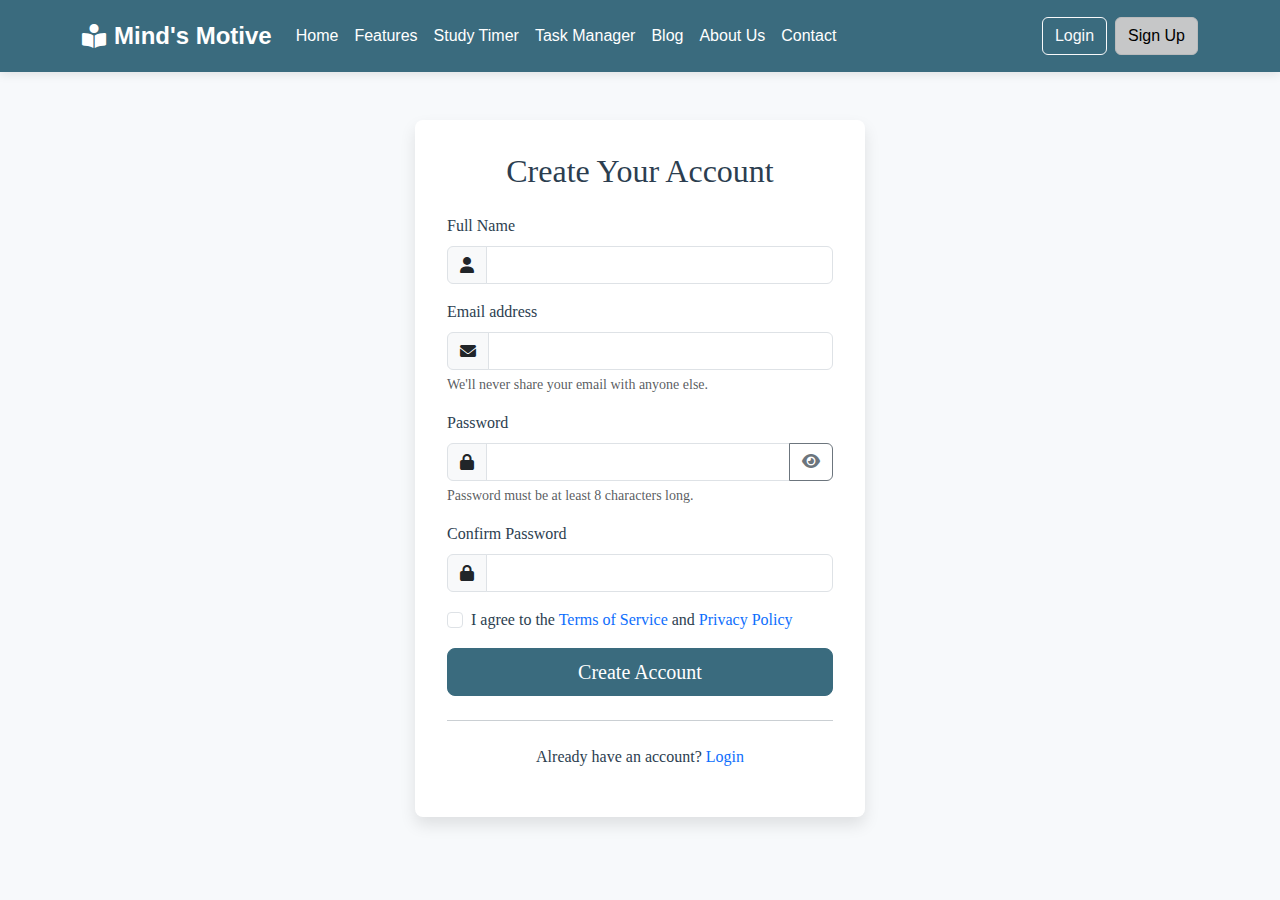
<file: signup.html>
<!DOCTYPE html>
<html lang="en">
<head>
    <meta charset="UTF-8">
    <meta name="viewport" content="width=device-width, initial-scale=1.0">
    <title>Sign Up | Mind's Motive</title>
    <link href="https://cdn.jsdelivr.net/npm/bootstrap@5.3.0/dist/css/bootstrap.min.css" rel="stylesheet">
    <link rel="stylesheet" href="https://cdnjs.cloudflare.com/ajax/libs/font-awesome/6.0.0/css/all.min.css">
    <link rel="stylesheet" href="css/style.css">
    <link rel="stylesheet" href="css/responsive.css">
</head>
<body>
    <!-- Navigation Bar -->
    <nav class="navbar navbar-expand-lg navbar-dark bg-primary sticky-top" style="font-family: 'Lucida Sans', 'Lucida Sans Regular', 'Lucida Grande', 'Lucida Sans Unicode', Geneva, Verdana, sans-serif;">
        <div class="container">
            <a class="navbar-brand" href="index.html">
                <i class="fas fa-book-reader me-2"></i>Mind's Motive
            </a>
            <button class="navbar-toggler" type="button" data-bs-toggle="collapse" data-bs-target="#navbarNav">
                <span class="navbar-toggler-icon"></span>
            </button>
            <div class="collapse navbar-collapse" id="navbarNav">
                <ul class="navbar-nav me-auto">
                    <li class="nav-item">
                        <a class="nav-link" href="index.html">Home</a>
                    </li>
                    <li class="nav-item">
                        <a class="nav-link" href="features.html">Features</a>
                    </li>
                    <li class="nav-item">
                        <a class="nav-link" href="timer.html">Study Timer</a>
                    </li>
                    <li class="nav-item">
                        <a class="nav-link" href="tasks.html">Task Manager</a>
                    </li>
                    <li class="nav-item">
                        <a class="nav-link" href="blog.html">Blog</a>
                    </li>
                    <li class="nav-item">
                        <a class="nav-link" href="about.html">About Us</a>
                    </li>
                    <li class="nav-item">
                        <a class="nav-link" href="contact.html">Contact</a>
                    </li>
                </ul>
                <div class="d-flex auth-buttons">
                    <a href="login.html" class="btn btn-outline-light me-2">Login</a>
                    <a href="signup.html" class="btn btn-light active">Sign Up</a>
                </div>
            </div>
        </div>
    </nav>

    <!-- Signup Form -->
    <section class="py-5" style="font-family: 'Times New Roman', Times, serif;">
        <div class="container">
            <div class="auth-form-container">
                <div class="auth-form">
                    <h2 class="text-center mb-4">Create Your Account</h2>
                    <div class="alert alert-danger d-none" id="signupErrorMsg" role="alert"></div>
                    <form id="signupForm">
                        <div class="mb-3">
                            <label for="signupName" class="form-label">Full Name</label>
                            <div class="input-group">
                                <span class="input-group-text"><i class="fas fa-user"></i></span>
                                <input type="text" class="form-control" id="signupName" required>
                            </div>
                        </div>
                        <div class="mb-3">
                            <label for="signupEmail" class="form-label">Email address</label>
                            <div class="input-group">
                                <span class="input-group-text"><i class="fas fa-envelope"></i></span>
                                <input type="email" class="form-control" id="signupEmail" required>
                            </div>
                            <div class="form-text">We'll never share your email with anyone else.</div>
                        </div>
                        <div class="mb-3">
                            <label for="signupPassword" class="form-label">Password</label>
                            <div class="input-group">
                                <span class="input-group-text"><i class="fas fa-lock"></i></span>
                                <input type="password" class="form-control" id="signupPassword" required>
                                <button class="btn btn-outline-secondary" type="button" id="togglePassword">
                                    <i class="fas fa-eye"></i>
                                </button>
                            </div>
                            <div class="form-text">Password must be at least 8 characters long.</div>
                        </div>
                        <div class="mb-3">
                            <label for="signupConfirmPassword" class="form-label">Confirm Password</label>
                            <div class="input-group">
                                <span class="input-group-text"><i class="fas fa-lock"></i></span>
                                <input type="password" class="form-control" id="signupConfirmPassword" required>
                            </div>
                        </div>
                        <div class="mb-3 form-check">
                            <input type="checkbox" class="form-check-input" id="termsCheck" required>
                            <label class="form-check-label" for="termsCheck">I agree to the <a href="#" class="text-decoration-none">Terms of Service</a> and <a href="#" class="text-decoration-none">Privacy Policy</a></label>
                        </div>
                        <div class="d-grid">
                            <button type="submit" class="btn btn-primary btn-lg">Create Account</button>
                        </div>
                    </form>
                    <hr class="my-4">
                    <div class="text-center">
                        <p>Already have an account? <a href="login.html" class="text-decoration-none">Login</a></p>
                    </div>
                </div>
            </div>
        </div>
    </section>

    <!-- Scripts -->
    <script src="https://cdn.jsdelivr.net/npm/bootstrap@5.3.0/dist/js/bootstrap.bundle.min.js"></script>
    <script src="js/auth.js"></script>
    <script src="js/common.js"></script>
    <script>
        // Toggle password visibility
        document.getElementById('togglePassword').addEventListener('click', function() {
            const passwordInput = document.getElementById('signupPassword');
            const icon = this.querySelector('i');
            
            if (passwordInput.type === 'password') {
                passwordInput.type = 'text';
                icon.classList.remove('fa-eye');
                icon.classList.add('fa-eye-slash');
            } else {
                passwordInput.type = 'password';
                icon.classList.remove('fa-eye-slash');
                icon.classList.add('fa-eye');
            }
        });
        
        // Password validation
        const passwordInput = document.getElementById('signupPassword');
        const confirmPasswordInput = document.getElementById('signupConfirmPassword');
        const signupForm = document.getElementById('signupForm');
        
        signupForm.addEventListener('submit', function(e) {
            if (passwordInput.value !== confirmPasswordInput.value) {
                e.preventDefault();
                const errorMsg = document.getElementById('signupErrorMsg');
                errorMsg.textContent = 'Passwords do not match';
                errorMsg.classList.remove('d-none');
            }
            
            if (passwordInput.value.length < 8) {
                e.preventDefault();
                const errorMsg = document.getElementById('signupErrorMsg');
                errorMsg.textContent = 'Password must be at least 8 characters long';
                errorMsg.classList.remove('d-none');
            }
        });
    </script>
</body>
</html>
</file>
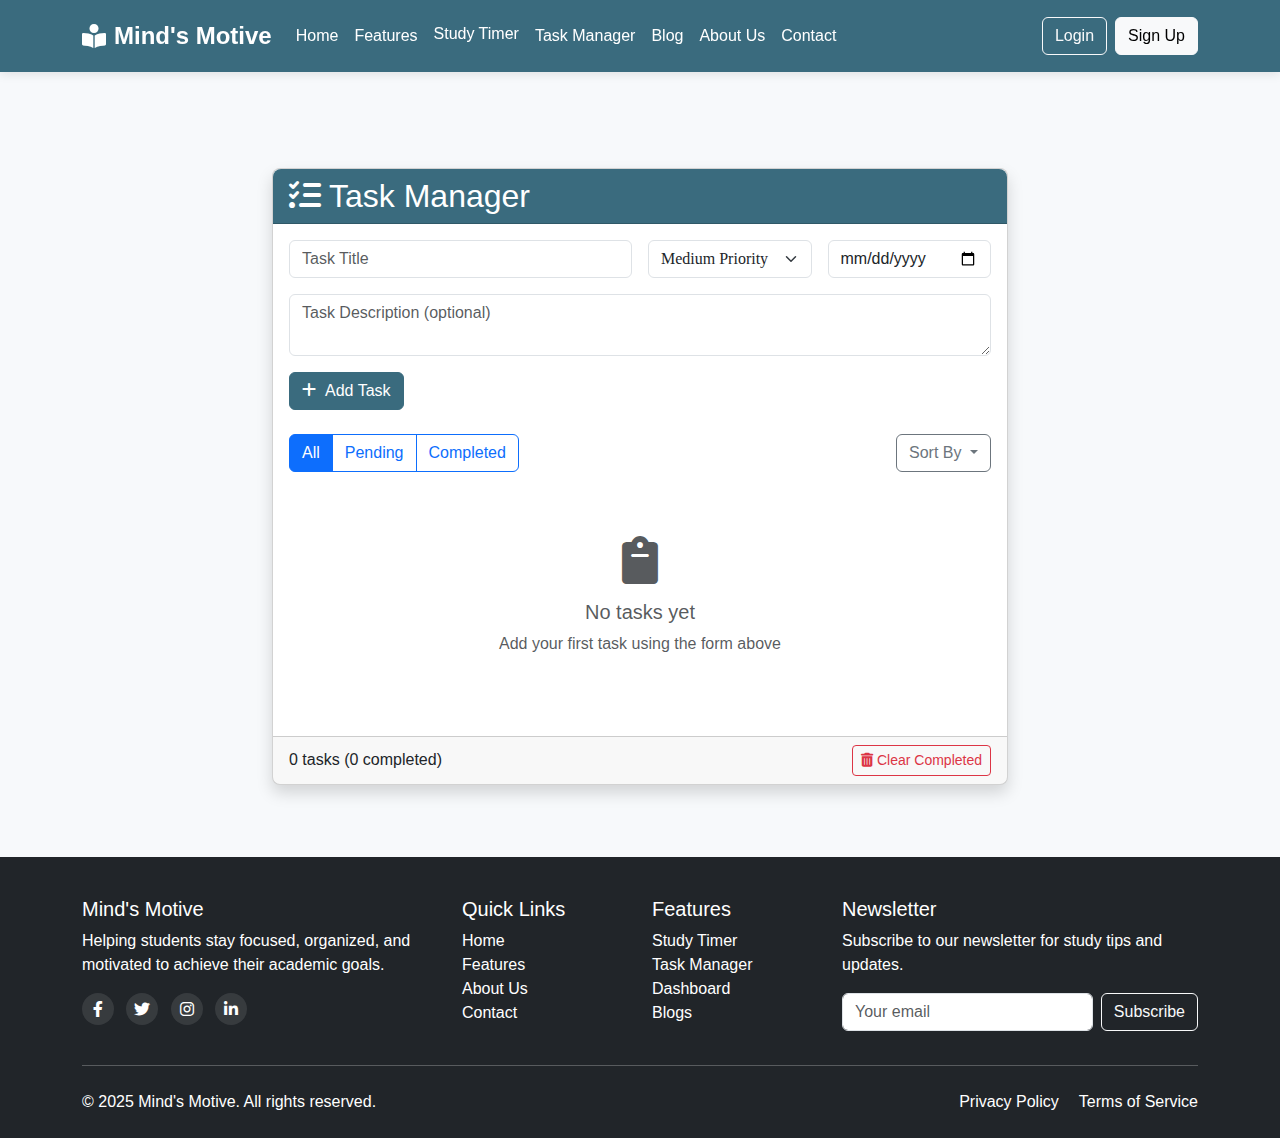
<file: tasks.html>
<!DOCTYPE html>
<html lang="en">
<head>
    <meta charset="UTF-8">
    <meta name="viewport" content="width=device-width, initial-scale=1.0">
    <title>Task Manager | Mind's Motive</title>
    <link href="https://cdn.jsdelivr.net/npm/bootstrap@5.3.0-alpha1/dist/css/bootstrap.min.css" rel="stylesheet">
    <link rel="stylesheet" href="https://cdnjs.cloudflare.com/ajax/libs/font-awesome/6.0.0/css/all.min.css">
    <link rel="stylesheet" href="css/style.css">
    <link rel="stylesheet" href="css/responsive.css">
</head>
<body>
    <!-- Navigation Bar -->
     <!-- Navigation Bar -->
     <nav class="navbar navbar-expand-lg navbar-dark bg-primary sticky-top" style="font-family: 'Lucida Sans', 'Lucida Sans Regular', 'Lucida Grande', 'Lucida Sans Unicode', Geneva, Verdana, sans-serif;">
        <div class="container">
            <a class="navbar-brand" href="index.html">
                <i class="fas fa-book-reader me-2"></i>Mind's Motive
            </a>
            <button class="navbar-toggler" type="button" data-bs-toggle="collapse" data-bs-target="#navbarNav">
                <span class="navbar-toggler-icon"></span>
            </button>
            <div class="collapse navbar-collapse" id="navbarNav">
                <ul class="navbar-nav me-auto">
                    <li class="nav-item">
                        <a class="nav-link" href="index.html">Home</a>
                    </li>
                    <li class="nav-item">
                        <a class="nav-link" href="features.html">Features</a>
                    </li>
                    <li class="nav-item">
                        <a class="nav-link active" href="timer.html">Study Timer</a>
                    </li>
                    <li class="nav-item">
                        <a class="nav-link" href="tasks.html">Task Manager</a>
                    </li>
                    <li class="nav-item">
                        <a class="nav-link" href="blog.html">Blog</a>
                    </li>
                    <li class="nav-item">
                        <a class="nav-link" href="about.html">About Us</a>
                    </li>
                    <li class="nav-item">
                        <a class="nav-link" href="contact.html">Contact</a>
                    </li>
                </ul>
                <div class="d-flex auth-buttons">
                    <a href="login.html" class="btn btn-outline-light me-2" id="loginBtn">Login</a>
                    <a href="signup.html" class="btn btn-light" id="signupBtn">Sign Up</a>
                    <div class="dropdown d-none" id="userDropdown">
                        <button class="btn btn-light dropdown-toggle" type="button" id="userMenuButton" data-bs-toggle="dropdown">
                            <i class="fas fa-user-circle me-1"></i><span id="username">User</span>
                        </button>
                        <ul class="dropdown-menu dropdown-menu-end">
                            <li><a class="dropdown-item" href="dashboard.html">Dashboard</a></li>
                            <li><a class="dropdown-item" href="profile.html">Profile</a></li>
                            <li><hr class="dropdown-divider"></li>
                            <li><a class="dropdown-item" href="#" id="logoutBtn">Logout</a></li>
                        </ul>
                    </div>
                </div>
            </div>
        </div>
    </nav>

    <!-- Main Content -->
    <div class="container main-content mt-5 pt-5 mb-5 pb-4">
        <div class="row">
            <div class="col-lg-8 mx-auto">
                <div class="card shadow">
                    <div class="card-header bg-primary text-white">
                        <h2 class="mb-0"><i class="fas fa-tasks me-2"></i>Task Manager</h2>
                    </div>
                    <div class="card-body">
                        <!-- Task Form -->
                        <form id="taskForm" class="mb-4">
                            <div class="row g-3">
                                <div class="col-md-6">
                                    <input type="text" class="form-control" id="taskTitle" placeholder="Task Title" required>
                                </div>
                                <div class="col-md-3">
                                    <select class="form-select" id="taskPriority" style="font-family: 'Times New Roman', Times, serif;">
                                        <option value="low">Low Priority</option>
                                        <option value="medium" selected>Medium Priority</option>
                                        <option value="high">High Priority</option>
                                    </select>
                                </div>
                                <div class="col-md-3">
                                    <input type="date" class="form-control" id="taskDueDate">
                                </div>
                                <div class="col-12">
                                    <textarea class="form-control" id="taskDescription" rows="2" placeholder="Task Description (optional)"></textarea>
                                </div>
                                <div class="col-12">
                                    <button type="submit" class="btn btn-primary">
                                        <i class="fas fa-plus me-2"></i>Add Task
                                    </button>
                                </div>
                            </div>
                        </form>

                        <!-- Task Filters -->
                        <div class="d-flex justify-content-between align-items-center mb-3">
                            <div class="btn-group" role="group">
                                <button type="button" class="btn btn-outline-primary active" data-filter="all">All</button>
                                <button type="button" class="btn btn-outline-primary" data-filter="pending">Pending</button>
                                <button type="button" class="btn btn-outline-primary" data-filter="completed">Completed</button>
                            </div>
                            <div class="dropdown">
                                <button class="btn btn-outline-secondary dropdown-toggle" type="button" id="sortDropdown" data-bs-toggle="dropdown">
                                    Sort By
                                </button>
                                <ul class="dropdown-menu" aria-labelledby="sortDropdown">
                                    <li><a class="dropdown-item" href="#" data-sort="date-asc">Due Date (Earliest)</a></li>
                                    <li><a class="dropdown-item" href="#" data-sort="date-desc">Due Date (Latest)</a></li>
                                    <li><a class="dropdown-item" href="#" data-sort="priority-desc">Priority (Highest)</a></li>
                                    <li><a class="dropdown-item" href="#" data-sort="priority-asc">Priority (Lowest)</a></li>
                                </ul>
                            </div>
                        </div>

                        <!-- Task List -->
                        <div class="task-list" id="taskList">
                            <!-- Tasks will be added here dynamically -->
                            <div class="text-center py-5 text-muted" id="emptyTaskMessage">
                                <i class="fas fa-clipboard fa-3x mb-3"></i>
                                <h5>No tasks yet</h5>
                                <p>Add your first task using the form above</p>
                            </div>
                        </div>
                        <template id="taskTemplate">
                            <div class="task-item p-3 mb-2 bg-white rounded shadow-sm">
                                <div class="d-flex align-items-start">
                                    <div class="form-check mt-1">
                                        <input class="form-check-input task-check" type="checkbox">
                                    </div>
                                    <div class="ms-3 flex-grow-1">
                                        <div class="d-flex justify-content-between align-items-start">
                                            <h6 class="mb-1 task-title"></h6>
                                            <span class="badge task-priority"></span>
                                        </div>
                                        <p class="mb-2 text-muted task-description"></p>
                                        <div class="d-flex align-items-center gap-3">
                                            <small class="text-muted"><i class="far fa-calendar-alt me-1"></i><span class="task-date"></span></small>
                                            <small class="text-muted task-time-ago"></small>
                                        </div>
                                    </div>
                                    <div class="ms-3">
                                        <div class="btn-group">
                                            <button class="btn btn-sm btn-outline-secondary edit-task-btn"><i class="fas fa-edit"></i></button>
                                            <button class="btn btn-sm btn-outline-danger delete-task-btn"><i class="fas fa-trash"></i></button>
                                        </div>
                                    </div>
                                </div>
                            </div>
                        </template>
                    </div>
                    <div class="card-footer">
                        <div class="d-flex justify-content-between align-items-center">
                            <span id="taskCounter">0 tasks</span>
                            <button id="clearCompletedBtn" class="btn btn-sm btn-outline-danger">
                                <i class="fas fa-trash-alt me-1"></i>Clear Completed
                            </button>
                        </div>
                    </div>
                </div>
            </div>
        </div>
    </div>

    <div class="modal fade" id="editTaskModal" tabindex="-1" aria-hidden="true">
        <div class="modal-dialog">
            <div class="modal-content">
                <div class="modal-header">
                    <h5 class="modal-title">Edit Task</h5>
                    <button type="button" class="btn-close" data-bs-dismiss="modal" aria-label="Close"></button>
                </div>
                <div class="modal-body">
                    <input type="hidden" id="editTaskId">
                    <div class="mb-3">
                        <label class="form-label">Title</label>
                        <input type="text" class="form-control" id="editTaskTitle">
                    </div>
                    <div class="mb-3">
                        <label class="form-label">Description</label>
                        <textarea class="form-control" id="editTaskDescription" rows="3"></textarea>
                    </div>
                    <div class="row g-3">
                        <div class="col-md-6">
                            <label class="form-label">Priority</label>
                            <select class="form-select" id="editTaskPriority">
                                <option value="low">Low</option>
                                <option value="medium">Medium</option>
                                <option value="high">High</option>
                            </select>
                        </div>
                        <div class="col-md-6">
                            <label class="form-label">Due Date</label>
                            <input type="date" class="form-control" id="editTaskDueDate">
                        </div>
                    </div>
                </div>
                <div class="modal-footer">
                    <button type="button" class="btn btn-secondary" data-bs-dismiss="modal">Cancel</button>
                    <button type="button" class="btn btn-primary" id="saveTaskChanges">Save Changes</button>
                </div>
            </div>
        </div>
    </div>

    <!-- Footer -->
    <footer class="py-4 bg-dark text-white"
        style="font-family: 'Lucida Sans', 'Lucida Sans Regular', 'Lucida Grande', 'Lucida Sans Unicode', Geneva, Verdana, sans-serif;">
        <div class="container">
            <div class="row">
                <div class="col-lg-4 mb-4 mb-lg-0">
                    <h5>Mind's Motive</h5>
                    <p>Helping students stay focused, organized, and motivated to achieve their academic goals.</p>
                    <div class="social-icons">
                        <a href="#" class="text-white me-2"><i class="fab fa-facebook-f"></i></a>
                        <a href="#" class="text-white me-2"><i class="fab fa-twitter"></i></a>
                        <a href="#" class="text-white me-2"><i class="fab fa-instagram"></i></a>
                        <a href="#" class="text-white"><i class="fab fa-linkedin-in"></i></a>
                    </div>
                </div>
                <div class="col-lg-2 col-md-4 mb-4 mb-md-0">
                    <h5>Quick Links</h5>
                    <ul class="list-unstyled">
                        <li><a href="index.html" class="text-white">Home</a></li>
                        <li><a href="features.html" class="text-white">Features</a></li>
                        <li><a href="about.html" class="text-white">About Us</a></li>
                        <li><a href="contact.html" class="text-white">Contact</a></li>
                    </ul>
                </div>
                <div class="col-lg-2 col-md-4 mb-4 mb-md-0">
                    <h5>Features</h5>
                    <ul class="list-unstyled">
                        <li><a href="timer.html" class="text-white">Study Timer</a></li>
                        <li><a href="tasks.html" class="text-white">Task Manager</a></li>
                        <li><a href="dashboard.html" class="text-white">Dashboard</a></li>
                        <li><a href="blog.html" class="text-white">Blogs</a></li>
                    </ul>
                </div>
                <div class="col-lg-4 col-md-4">
                    <h5>Newsletter</h5>
                    <p>Subscribe to our newsletter for study tips and updates.</p>
                    <form class="d-flex">
                        <input type="email" class="form-control me-2" placeholder="Your email">
                        <button type="submit" class="btn btn-outline-light">Subscribe</button>
                    </form>
                </div>
            </div>
            <hr class="my-4">
            <div class="row">
                <div class="col-md-6 text-center text-md-start">
                    <p class="mb-0">&copy; 2025 Mind's Motive. All rights reserved.</p>
                </div>
                <div class="col-md-6 text-center text-md-end">
                    <a href="#" class="text-white me-3">Privacy Policy</a>
                    <a href="#" class="text-white">Terms of Service</a>
                </div>
            </div>
        </div>
    </footer>
    <!-- Scripts -->
    <script src="https://cdn.jsdelivr.net/npm/bootstrap@5.3.0/dist/js/bootstrap.bundle.min.js" defer></script>
    <script src="js/auth.js" defer></script>
    <script src="js/common.js" defer></script>
    <script src="js/gamify.js" defer></script>
    <script src="js/tasks.js" defer></script>
</body>
</html>
</file>
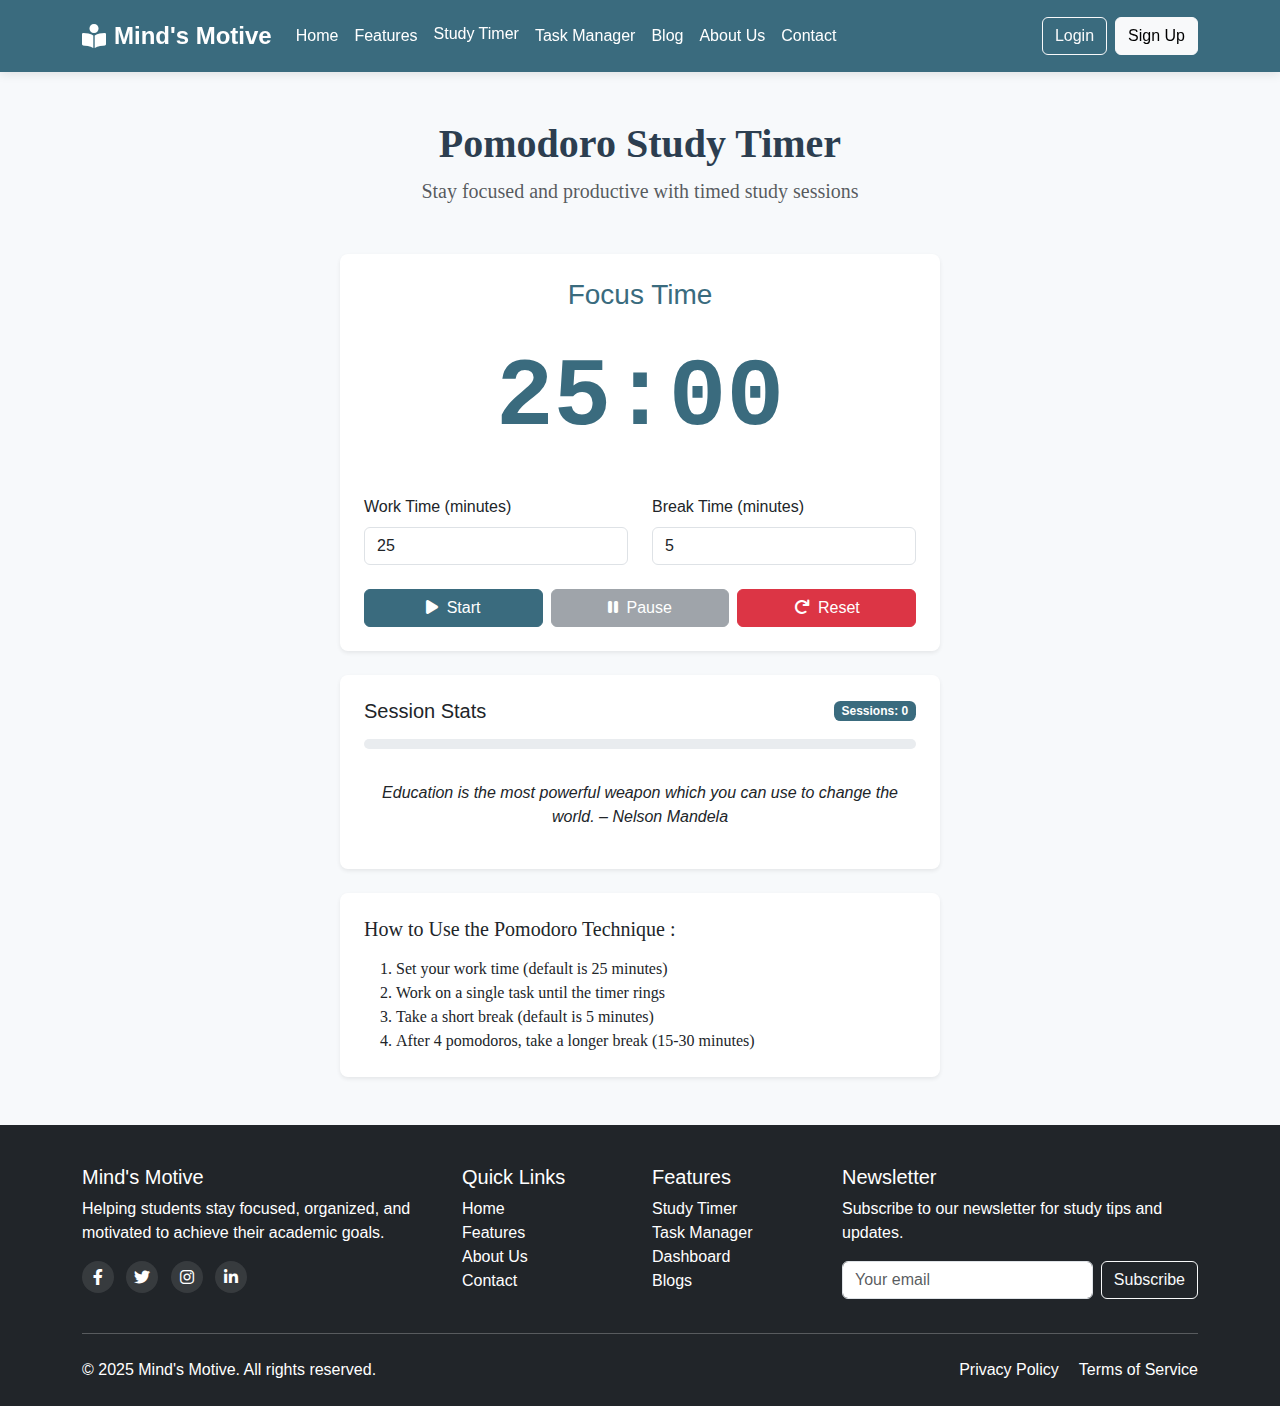
<file: timer.html>
<!DOCTYPE html>
<html lang="en">
<head>
    <meta charset="UTF-8">
    <meta name="viewport" content="width=device-width, initial-scale=1.0">
    <title>Study Timer | Mind's Motive</title>
    <link href="https://cdn.jsdelivr.net/npm/bootstrap@5.3.0/dist/css/bootstrap.min.css" rel="stylesheet">
    <link rel="stylesheet" href="https://cdnjs.cloudflare.com/ajax/libs/font-awesome/6.0.0/css/all.min.css">
    <link rel="stylesheet" href="css/style.css">
    <link rel="stylesheet" href="css/responsive.css">
    <style>
        .timer-display {
            font-size: 6rem;
            font-weight: 700;
            text-align: center;
            color: var(--primary-color);
            font-family: 'Courier New', monospace;
        }
        
        .break-time .timer-display {
            color: var(--success-color);
        }
        
        .timer-container {
            max-width: 600px;
            margin: 0 auto;
        }
        
        .timer-controls .btn {
            margin: 0;
        }

        .timer-controls {
            display: flex;
            justify-content: center;
            align-items: center;
            gap: 0.5rem;
            flex-wrap: wrap;
        }

        @media (min-width: 576px) {
            .timer-controls .btn {
                flex: 1 1 160px;
                max-width: 220px;
            }
        }
        
        .quote-container {
            height: 80px;
            display: flex;
            align-items: center;
            justify-content: center;
        }
        
        @media (max-width: 768px) {
            .timer-display {
                font-size: 4rem;
            }
        }
    </style>
</head>
<body>
    <!-- Navigation Bar -->
    <nav class="navbar navbar-expand-lg navbar-dark bg-primary sticky-top" style="font-family: 'Lucida Sans', 'Lucida Sans Regular', 'Lucida Grande', 'Lucida Sans Unicode', Geneva, Verdana, sans-serif;">
        <div class="container">
            <a class="navbar-brand" href="index.html">
                <i class="fas fa-book-reader me-2"></i>Mind's Motive
            </a>
            <button class="navbar-toggler" type="button" data-bs-toggle="collapse" data-bs-target="#navbarNav">
                <span class="navbar-toggler-icon"></span>
            </button>
            <div class="collapse navbar-collapse" id="navbarNav">
                <ul class="navbar-nav me-auto">
                    <li class="nav-item">
                        <a class="nav-link" href="index.html">Home</a>
                    </li>
                    <li class="nav-item">
                        <a class="nav-link" href="features.html">Features</a>
                    </li>
                    <li class="nav-item">
                        <a class="nav-link active" href="timer.html">Study Timer</a>
                    </li>
                    <li class="nav-item">
                        <a class="nav-link" href="tasks.html">Task Manager</a>
                    </li>
                    <li class="nav-item">
                        <a class="nav-link" href="blog.html">Blog</a>
                    </li>
                    <li class="nav-item">
                        <a class="nav-link" href="about.html">About Us</a>
                    </li>
                    <li class="nav-item">
                        <a class="nav-link" href="contact.html">Contact</a>
                    </li>
                </ul>
                <div class="d-flex auth-buttons">
                    <a href="login.html" class="btn btn-outline-light me-2" id="loginBtn">Login</a>
                    <a href="signup.html" class="btn btn-light" id="signupBtn">Sign Up</a>
                    <div class="dropdown d-none" id="userDropdown">
                        <button class="btn btn-light dropdown-toggle" type="button" id="userMenuButton" data-bs-toggle="dropdown">
                            <i class="fas fa-user-circle me-1"></i><span id="username">User</span>
                        </button>
                        <ul class="dropdown-menu dropdown-menu-end">
                            <li><a class="dropdown-item" href="dashboard.html">Dashboard</a></li>
                            <li><a class="dropdown-item" href="profile.html">Profile</a></li>
                            <li><hr class="dropdown-divider"></li>
                            <li><a class="dropdown-item" href="#" id="logoutBtn">Logout</a></li>
                        </ul>
                    </div>
                </div>
            </div>
        </div>
    </nav>

    <!-- Timer Section -->
    <section class="py-5">
        <div class="container">
            <div class="text-center mb-5" style="font-family: Georgia, 'Times New Roman', Times, serif;">
                <h1 class="fw-bold">Pomodoro Study Timer</h1>
                <p class="lead text-muted">Stay focused and productive with timed study sessions</p>
            </div>
            
            <div class="timer-container">
                <div class="card border-0 shadow-sm">
                    <div class="card-body p-4">
                        <div class="text-center mb-3">
                            <h3 class="h5" id="timerStatus">Focus Time</h3>
                        </div>
                        
                        <div class="timer-display mb-4" id="timerDisplay">25:00</div>
                        
                        <div class="row mb-4">
                            <div class="col-md-6 mb-3 mb-md-0">
                                <label for="workTime" class="form-label">Work Time (minutes)</label>
                                <input type="number" class="form-control" id="workTime" min="1" max="60" value="25">
                            </div>
                            <div class="col-md-6">
                                <label for="breakTime" class="form-label">Break Time (minutes)</label>
                                <input type="number" class="form-control" id="breakTime" min="1" max="30" value="5">
                            </div>
                        </div>
                        
                        <div class="timer-controls text-center">
                            <button id="startTimer" class="btn btn-primary">
                                <i class="fas fa-play me-1"></i> Start
                            </button>
                            <button id="pauseTimer" class="btn btn-secondary" disabled>
                                <i class="fas fa-pause me-1"></i> Pause
                            </button>
                            <button id="resetTimer" class="btn btn-danger">
                                <i class="fas fa-redo me-1"></i> Reset
                            </button>
                        </div>
                    </div>
                </div>
                
                <div class="card border-0 shadow-sm mt-4">
                    <div class="card-body p-4">
                        <div class="d-flex justify-content-between align-items-center mb-3">
                            <h3 class="h5 mb-0">Session Stats</h3>
                            <span class="badge bg-primary">Sessions: <span id="sessionCount">0</span></span>
                        </div>
                        
                        <div class="progress mb-3" style="height: 10px;">
                            <div class="progress-bar bg-primary" role="progressbar" style="width: 0%;" id="sessionProgress"></div>
                        </div>
                        
                        <div class="quote-container">
                            <p class="text-center fst-italic mb-0" id="motivationalQuote">
                                "The secret of getting ahead is getting started. – Mark Twain"
                            </p>
                        </div>
                    </div>
                </div>
                
                <div class="card border-0 shadow-sm mt-4" style="font-family: 'Times New Roman', Times, serif;">
                    <div class="card-body p-4">
                        <h3 class="h5 mb-3">How to Use the Pomodoro Technique :</h3>
                        <ol class="mb-0">
                            <li>Set your work time (default is 25 minutes)</li>
                            <li>Work on a single task until the timer rings</li>
                            <li>Take a short break (default is 5 minutes)</li>
                            <li>After 4 pomodoros, take a longer break (15-30 minutes)</li>
                        </ol>
                    </div>
                </div>
            </div>
        </div>
    </section>

    <!-- Footer -->
    <footer class="py-4 bg-dark text-white"
        style="font-family: 'Lucida Sans', 'Lucida Sans Regular', 'Lucida Grande', 'Lucida Sans Unicode', Geneva, Verdana, sans-serif;">
        <div class="container">
            <div class="row">
                <div class="col-lg-4 mb-4 mb-lg-0">
                    <h5>Mind's Motive</h5>
                    <p>Helping students stay focused, organized, and motivated to achieve their academic goals.</p>
                    <div class="social-icons">
                        <a href="#" class="text-white me-2"><i class="fab fa-facebook-f"></i></a>
                        <a href="#" class="text-white me-2"><i class="fab fa-twitter"></i></a>
                        <a href="#" class="text-white me-2"><i class="fab fa-instagram"></i></a>
                        <a href="#" class="text-white"><i class="fab fa-linkedin-in"></i></a>
                    </div>
                </div>
                <div class="col-lg-2 col-md-4 mb-4 mb-md-0">
                    <h5>Quick Links</h5>
                    <ul class="list-unstyled">
                        <li><a href="index.html" class="text-white">Home</a></li>
                        <li><a href="features.html" class="text-white">Features</a></li>
                        <li><a href="about.html" class="text-white">About Us</a></li>
                        <li><a href="contact.html" class="text-white">Contact</a></li>
                    </ul>
                </div>
                <div class="col-lg-2 col-md-4 mb-4 mb-md-0">
                    <h5>Features</h5>
                    <ul class="list-unstyled">
                        <li><a href="timer.html" class="text-white">Study Timer</a></li>
                        <li><a href="tasks.html" class="text-white">Task Manager</a></li>
                        <li><a href="dashboard.html" class="text-white">Dashboard</a></li>
                        <li><a href="blog.html" class="text-white">Blogs</a></li>
                    </ul>
                </div>
                <div class="col-lg-4 col-md-4">
                    <h5>Newsletter</h5>
                    <p>Subscribe to our newsletter for study tips and updates.</p>
                    <form class="d-flex">
                        <input type="email" class="form-control me-2" placeholder="Your email">
                        <button type="submit" class="btn btn-outline-light">Subscribe</button>
                    </form>
                </div>
            </div>
            <hr class="my-4">
            <div class="row">
                <div class="col-md-6 text-center text-md-start">
                    <p class="mb-0">&copy; 2025 Mind's Motive. All rights reserved.</p>
                </div>
                <div class="col-md-6 text-center text-md-end">
                    <a href="#" class="text-white me-3">Privacy Policy</a>
                    <a href="#" class="text-white">Terms of Service</a>
                </div>
            </div>
        </div>
    </footer>
    <!-- Scripts -->
    <script src="https://cdn.jsdelivr.net/npm/bootstrap@5.3.0/dist/js/bootstrap.bundle.min.js" defer></script>
    <script src="js/auth.js" defer></script>
    <script src="js/quotes.js" defer></script>
    <script src="js/common.js" defer></script>
    <script src="js/gamify.js" defer></script>
    <script src="js/main.js" defer></script>
</body>
</html>
</file>
<file: css/style.css>
/* Main Styles for Mind's Motive */

:root {
    --primary-color: #3a6b7e;     /* Calming teal blue */
    --secondary-color: #8db38b;   /* Soft sage green */
    --accent-color: #f2d0a4;      /* Warm sand */
    --dark-color: #1d3557;        /* Deep navy */
    --light-color: #f7f9fb;       /* Off-white */
    --danger-color: #d88c9a;      /* Muted rose */
    --success-color: #8db38b;     /* Soft sage green */
    --body-bg: #f7f9fb;           /* Light background */
    --text-color: #2c3e50;        /* Readable dark blue-gray */
}

html {
    scroll-behavior: smooth;
}

body {
    font-family: 'Poppins', sans-serif;
    background-color: var(--body-bg);
    color: var(--text-color);
}

/* Utility Classes */
.bg-gradient {
    background: linear-gradient(135deg, var(--primary-color) 0%, var(--dark-color) 100%);
}

.bg-primary {
    background-color: var(--primary-color) !important;
}

.bg-secondary {
    background-color: var(--secondary-color) !important;
}

.text-primary {
    color: var(--primary-color) !important;
}

.text-secondary {
    color: var(--secondary-color) !important;
}

.btn-primary {
    background-color: var(--primary-color);
    border-color: var(--primary-color);
}

.btn-secondary {
    background-color: var(--secondary-color);
    border-color: var(--secondary-color);
}

.feature-icon {
    display: inline-flex;
    align-items: center;
    justify-content: center;
    width: 70px;
    height: 70px;
    border-radius: 50%;
}

/* Navigation */
.navbar {
    background-color: var(--primary-color) !important;
    box-shadow: 0 2px 10px rgba(0, 0, 0, 0.1);
    padding: 0.8rem 1rem;
}

.navbar-brand {
    font-weight: 700;
    font-size: 1.5rem;
    display: flex;
    align-items: center;
    color: white !important;
}

.navbar-brand img {
    margin-right: 10px;
    height: 40px;
}

.navbar .navbar-toggler {
    border-color: rgba(255, 255, 255, 0.5);
}

.navbar .navbar-toggler-icon {
    background-image: url("data:image/svg+xml,%3csvg xmlns='http://www.w3.org/2000/svg' viewBox='0 0 30 30'%3e%3cpath stroke='rgba%28255, 255, 255, 0.75%29' stroke-linecap='round' stroke-miterlimit='10' stroke-width='2' d='M4 7h22M4 15h22M4 23h22'/%3e%3c/svg%3e");
}

.navbar-nav .nav-link {
    color: white !important;
    font-weight: 500;
    padding: 0.5rem 1rem;
    transition: all 0.3s ease;
}

.navbar-nav .nav-link:hover {
    color: var(--accent-color) !important;
    transform: translateY(-2px);
}

.navbar-nav .nav-link.active {
    color: white !important;
    transform: translateY(-2px);
}

/* Hero Section */
.hero-section {
    padding-top: 6rem;
    padding-bottom: 6rem;
    background: linear-gradient(135deg, #f8f9fc 0%, #e8eaed 100%);
}

/* Cards */
.card {
    transition: transform 0.3s ease, box-shadow 0.3s ease;
    border-radius: 0.5rem;
}

.card:hover {
    transform: translateY(-5px);
    box-shadow: 0 10px 20px rgba(0, 0, 0, 0.1) !important;
}

/* Timer Styles */
.timer-container {
    max-width: 500px;
    margin: 0 auto;
}

.timer-display {
    font-size: 5rem;
    font-weight: 700;
    text-align: center;
    color: var(--primary-color);
}

.timer-controls .btn {
    width: 120px;
    margin: 0 5px;
}

/* Task Manager Styles */
.task-item {
    border-left: 4px solid var(--primary-color);
    transition: all 0.2s ease;
    padding: 1rem;
    margin-bottom: 0.75rem;
}

.task-item:hover {
    background-color: rgba(78, 115, 223, 0.05);
}

.task-item.completed {
    border-left-color: var(--success-color);
    opacity: 0.7;
}

.task-item.high-priority {
    border-left-color: var(--danger-color);
}

.task-item.medium-priority {
    border-left-color: var(--accent-color);
}

.task-actions {
    opacity: 0.3;
    transition: opacity 0.2s ease;
    margin-left: 0.5rem;
}

.task-item:hover .task-actions {
    opacity: 1;
}

/* Dashboard Styles */
.stat-card {
    border-left: 4px solid var(--primary-color);
    border-radius: 0.5rem;
}

.stat-card.primary {
    border-left-color: var(--primary-color);
}

.stat-card.success {
    border-left-color: var(--success-color);
}

.stat-card.warning {
    border-left-color: var(--accent-color);
}

.stat-card.danger {
    border-left-color: var(--danger-color);
}

.stat-icon {
    font-size: 2rem;
    opacity: 0.3;
}

/* Login/Signup Forms */
.auth-form-container {
    max-width: 450px;
    margin: 0 auto;
}

.auth-form {
    background-color: #fff;
    border-radius: 0.5rem;
    box-shadow: 0 0.5rem 1rem rgba(0, 0, 0, 0.1);
    padding: 2rem;
}

/* Footer */
footer {
    background-color: var(--primary-color);
    color: white;
    padding: 2rem 0;
}

footer a {
    color: var(--light-color);
    text-decoration: none;
}

footer a:hover {
    color: var(--accent-color);
    text-decoration: none;
}
 


footer a:hover {
    text-decoration: underline;
}

.social-icons a {
    display: inline-flex;
    align-items: center;
    justify-content: center;
    width: 32px;
    height: 32px;
    border-radius: 50%;
    background-color: rgba(255, 255, 255, 0.1);
    transition: background-color 0.2s ease;
}

.social-icons a:hover {
    background-color: rgba(255, 255, 255, 0.2);
    text-decoration: none;
}

/* Responsive Adjustments */
@media (max-width: 768px) {
    .hero-section {
        padding-top: 3rem;
        padding-bottom: 3rem;
    }
    
    .timer-display {
        font-size: 3.5rem;
    }
}

/* Animation for motivational quotes */
.quote-animation {
    animation: fadeInOut 10s infinite;
}

@keyframes fadeInOut {
    0% { opacity: 0; }
    10% { opacity: 1; }
    90% { opacity: 1; }
    100% { opacity: 0; }
}

/* Custom Scrollbar */
::-webkit-scrollbar {
    width: 8px;
}

::-webkit-scrollbar-track {
    background: #f1f1f1;
}

::-webkit-scrollbar-thumb {
    background: var(--primary-color);
    border-radius: 10px;
}

::-webkit-scrollbar-thumb:hover {
    background: #224abe;
}
/* Blog Enhancements */
.blog-img img {
    max-height: 180px;
    object-fit: cover;
    width: 100%;
}

.blog-post .card-body {
    padding: 1.25rem;
}

.blog-hero {
    min-height: 280px;
    background-image: linear-gradient(rgba(0,0,0,0.45), rgba(0,0,0,0.45)), url('assests/student-studying.jpg');
    background-size: cover;
    background-position: center;
    animation: heroPan 14s ease-in-out infinite alternate;
}

@keyframes heroPan {
    0% { background-position: center; }
    100% { background-position: center right; }
}

/* Attractive accents */
.feature-icon {
    box-shadow: 0 8px 20px rgba(0,0,0,0.08);
}

.badge {
    border-radius: 0.4rem;
}

.main-content .card-header {
    border-top-left-radius: 0.5rem;
    border-top-right-radius: 0.5rem;
}
/* Global spacing for main content */
.main-content {
    margin-bottom: 3rem;
}
</file>
<file: css/responsive.css>
/* Responsive Design Styles */

/* Extra small devices (phones, less than 576px) */
@media (max-width: 575.98px) {
    /* General adjustments */
    h1 {
        font-size: 1.8rem;
    }
    h2 {
        font-size: 1.5rem;
    }
    
    /* Navigation adjustments */
    .navbar-brand {
        font-size: 1.2rem;
    }
    
    /* Hero section */
    .hero-section {
        padding: 60px 0;
    }
    .hero-section h1 {
        font-size: 2rem;
    }
    
    /* Timer adjustments */
    .timer-display {
        font-size: 3rem;
    }
    .timer-controls {
        display: flex;
        flex-direction: column;
        align-items: stretch;
    }
    .timer-controls .btn {
        width: 100%;
        padding: 0.6rem 0.75rem;
        margin: 0.25rem 0;
    }
    .timer-container {
        padding: 0 0.5rem;
    }
    
    /* Task form */
    #taskForm .btn {
        width: 100%;
        margin-top: 0.5rem;
    }
    .task-item {
        padding: 0.75rem !important;
    }
}
    
    /* Task filters */
    .task-filters {
        flex-direction: column;
    }
    .task-filters .btn-group,
    .task-filters .dropdown {
        width: 100%;
        margin-bottom: 0.5rem;
    }
    
    /* Dashboard stats */
    .stats-card {
        margin-bottom: 1rem;
    }
    
    /* Footer */
    footer h5 {
        margin-top: 1rem;
    }
}

/* Small devices (landscape phones, 576px and up) */
@media (min-width: 576px) and (max-width: 767.98px) {
    /* Hero section */
    .hero-section {
        padding: 80px 0;
    }
    
    /* Timer adjustments */
    .timer-display {
        font-size: 3.5rem;
    }
    
    /* Dashboard stats */
    .stats-card {
        margin-bottom: 1rem;
    }
}

/* Medium devices (tablets, 768px and up) */
@media (min-width: 768px) and (max-width: 991.98px) {
    /* Hero section */
    .hero-section {
        padding: 100px 0;
    }
    
    /* Timer adjustments */
    .timer-display {
        font-size: 4rem;
    }
}

/* Large devices (desktops, 992px and up) */
@media (min-width: 992px) {
    /* Hero section */
    .hero-section {
        padding: 120px 0;
    }
    
    /* Timer adjustments */
    .timer-display {
        font-size: 5rem;
    }
}

/* Print styles */
@media print {
    .navbar, 
    .footer,
    .btn,
    .no-print {
        display: none !important;
    }
    
    body {
        font-size: 12pt;
    }
    
    .container {
        width: 100%;
        max-width: 100%;
    }
    
    .card {
        border: none;
        box-shadow: none;
    }
}

/* Cross-browser compatibility */
/* Fix for Firefox */
@-moz-document url-prefix() {
    .timer-display {
        line-height: 1.1;
    }
}

/* Fix for Safari */
@media not all and (min-resolution:.001dpcm) {
    @supports (-webkit-appearance:none) {
        .form-control {
            -webkit-appearance: none;
            border-radius: 0.25rem;
        }
    }
}

/* Fix for IE11 */
@media all and (-ms-high-contrast: none), (-ms-high-contrast: active) {
    .card {
        display: block;
    }
    .d-flex {
        display: block;
    }
    .align-items-center {
        align-items: center;
    }
}

/* Accessibility improvements */
@media (prefers-reduced-motion: reduce) {
    * {
        transition: none !important;
        animation: none !important;
    }
}

/* Dark mode support */
@media (prefers-color-scheme: dark) {
    body.auto-dark-mode {
        background-color: #121212;
        color: #f8f9fa;
    }
    
    body.auto-dark-mode .card {
        background-color: #1e1e1e;
        border-color: #333;
    }
    
    body.auto-dark-mode .navbar-light {
        background-color: #1e1e1e !important;
    }
    
    body.auto-dark-mode .navbar-light .navbar-brand,
    body.auto-dark-mode .navbar-light .nav-link {
        color: #f8f9fa;
    }
    
    body.auto-dark-mode .bg-light {
        background-color: #1e1e1e !important;
    }
    
    body.auto-dark-mode .text-muted {
        color: #adb5bd !important;
    }
}
</file>
